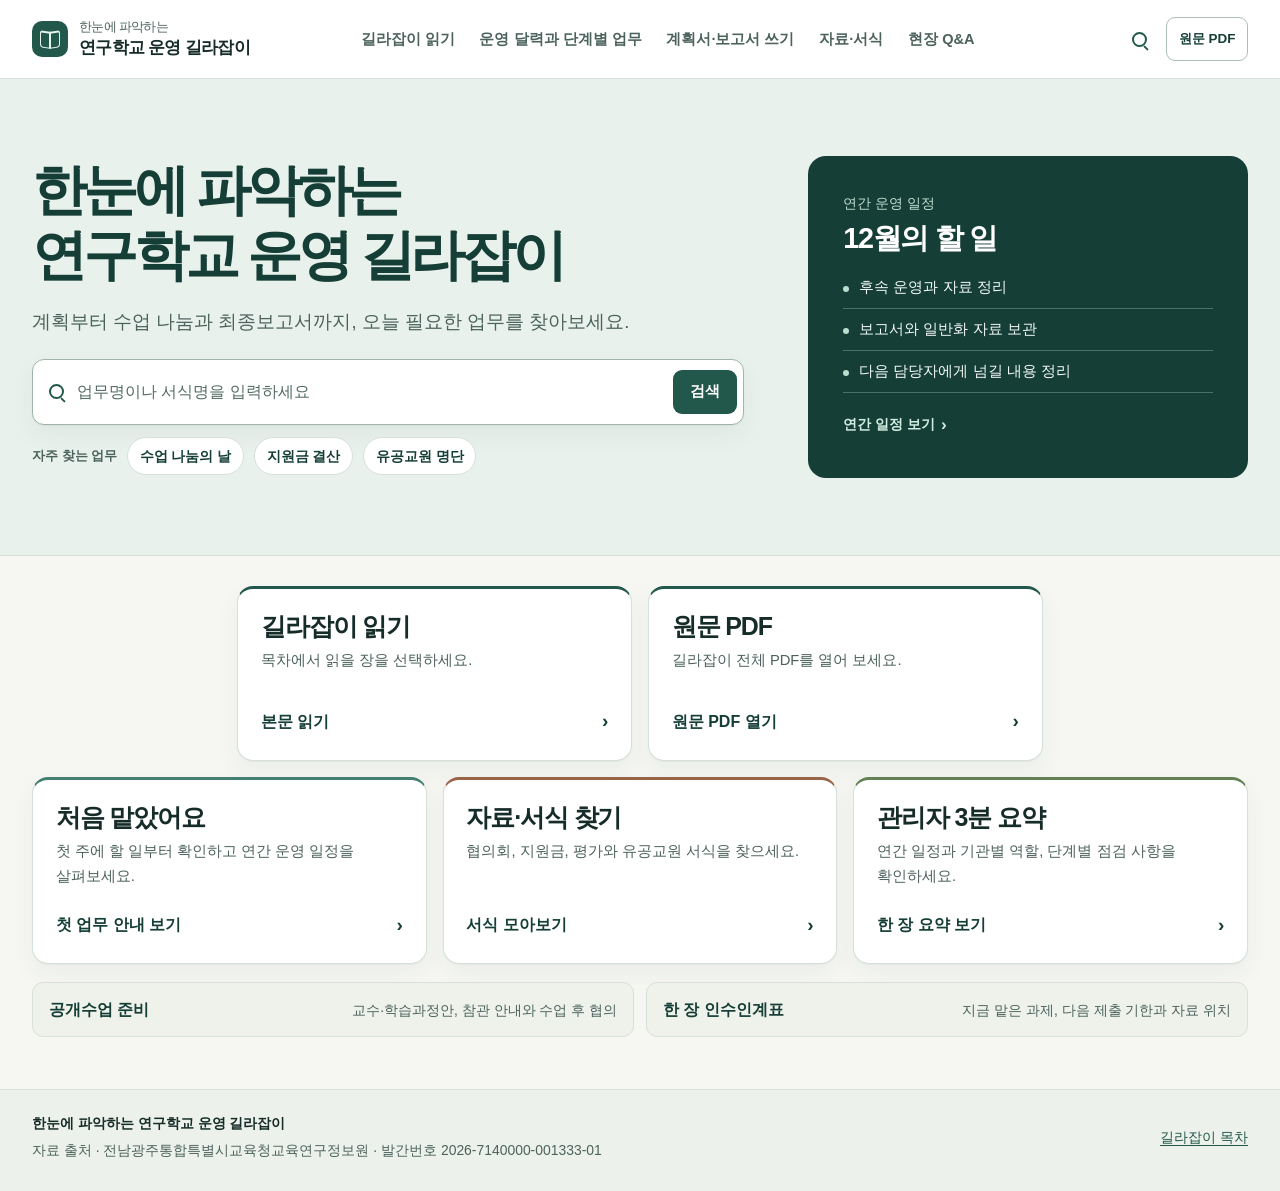
<file: index.html>
<!doctype html>
<html lang="ko">
<head>
  <meta charset="utf-8">
  <meta name="viewport" content="width=device-width, initial-scale=1">
  <meta http-equiv="refresh" content="0; url=./docs/">
  <title>한눈에 파악하는 연구학교 운영 길라잡이</title>
</head>
<body>
  <main>
    <h1>한눈에 파악하는 연구학교 운영 길라잡이</h1>
    <p><a href="./docs/">웹진 열기</a></p>
  </main>
</body>
</html>
</file>
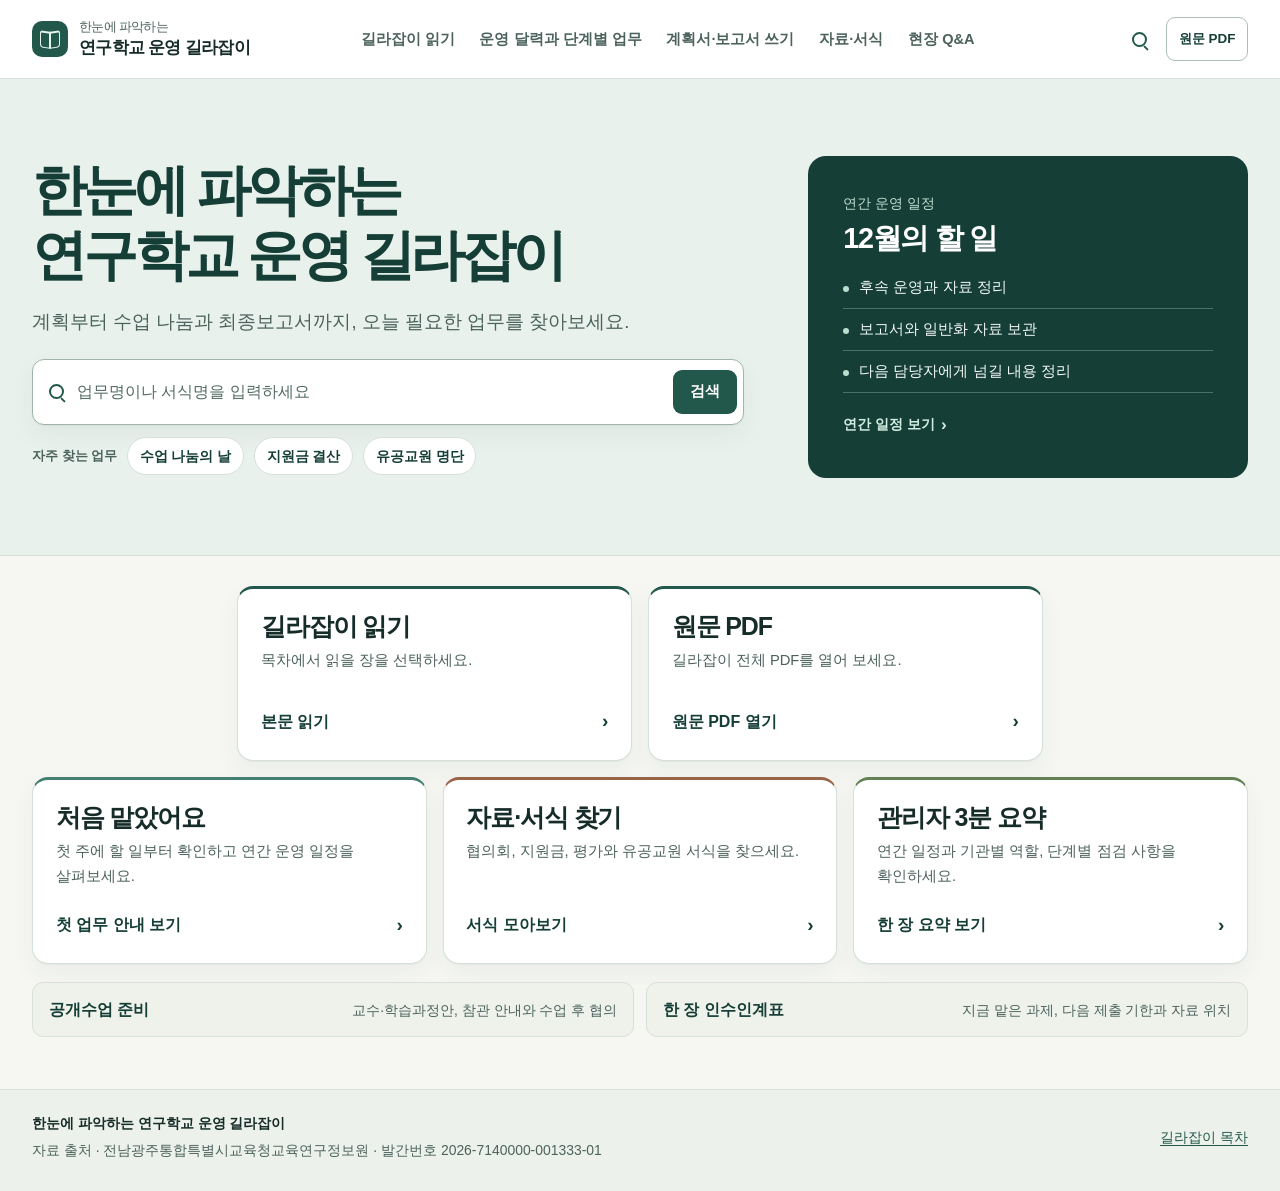
<file: docs/index.html>
<!doctype html>
<html lang="ko">
<head>
  <meta charset="utf-8">
  <meta name="viewport" content="width=device-width, initial-scale=1">
  <meta name="description" content="연구학교의 계획과 실행, 보고·평가를 위한 실무 안내">
  <title>한눈에 파악하는 연구학교 운영 길라잡이</title>
  <link rel="icon" href="assets/icon.png" type="image/png">
  <link rel="stylesheet" href="assets/site.css">
  <script src="assets/site.js" defer></script>
</head>
<body class="">
  <a class="skip-link" href="#main">본문으로 바로 가기</a>
  <header class="site-header">
    <div class="shell header-inner">
      <a class="brand" href="index.html" aria-label="연구학교 운영 길라잡이 홈">
        <span class="book-mark" aria-hidden="true"></span>
        <span class="brand-wordmark"><small>한눈에 파악하는</small><strong>연구학교 운영 길라잡이</strong></span>
      </a>
      <nav class="primary-nav" aria-label="주 메뉴">
          <a href="read.html#summary">길라잡이 읽기</a>
          <a href="operations.html">운영 달력과 단계별 업무</a>
          <a href="writing.html">계획서·보고서 쓰기</a>
          <a href="forms.html">자료·서식</a>
          <a href="faq.html">현장 Q&amp;A</a>
      </nav>
      <div class="header-actions">
        <a class="header-search" href="search.html" aria-label="웹진 검색"><span class="search-icon" aria-hidden="true"></span></a>
        <a class="button small outline" href="#pdf-info" data-guide-link>원문 PDF</a>
      </div>
    </div>
  </header>
  <main id="main" tabindex="-1">

    <section class="home-hero">
      <div class="shell hero-grid">
        <div class="hero-main">
          <h1>한눈에 파악하는 <span>연구학교 운영 길라잡이</span></h1>
          <p>계획부터 수업 나눔과 최종보고서까지, 오늘 필요한 업무를 찾아보세요.</p>
          <form class="search-form" action="search.html" method="get" role="search">
            <label class="sr-only" for="home-query">검색어</label>
            <span class="search-icon" aria-hidden="true"></span>
            <input type="search" id="home-query" name="q" value="" placeholder="업무명이나 서식명을 입력하세요" required maxlength="120">
            <button type="submit" class="button primary">검색</button>
          </form>
          <div class="quick-searches"><span>자주 찾는 업무</span><div class="inline-links"><a href="operations.html#sharing">수업 나눔의 날</a>
<a href="forms.html#form-3">지원금 결산</a>
<a href="forms.html#form-6">유공교원 명단</a></div></div>
        </div>
        <aside class="month-panel" aria-labelledby="month-title">
          <p class="month-context">연간 운영 일정</p>
          <h2 id="month-title">11월의 할 일</h2>
          <ul class="month-tasks" id="month-tasks">
            <li><a href="operations.html#sharing">수업 나눔의 날 운영과 협의 결과 정리</a></li>
            <li><a href="operations.html#report">최종보고서와 일반화 자료 점검·제출</a></li>
            <li><a href="forms.html#form-3">지원금 최종 결산 보고서 작성</a></li>
          </ul>
          <a class="month-all" href="operations.html">연간 일정 보기 <span aria-hidden="true">›</span></a>
        </aside>
      </div>
    </section>
    <section class="shell home-main" aria-label="이용 목적별 안내">
      <div class="entry-grid entry-grid--featured" role="group" aria-label="길라잡이 바로가기">
        <article class="entry-card">
          <h2>길라잡이 읽기</h2>
          <p>목차에서 읽을 장을 선택하세요.</p>
          <a class="entry-link" href="read.html#summary">본문 읽기<span aria-hidden="true">›</span></a>
        </article>
        <article class="entry-card">
          <h2>원문 PDF</h2>
          <p>길라잡이 전체 PDF를 열어 보세요.</p>
          <a class="entry-link" href="#pdf-info" data-guide-link>원문 PDF 열기<span aria-hidden="true">›</span></a>
        </article>
      </div>
      <div class="entry-grid">
          <article class="entry-card start">
            <h2>처음 맡았어요</h2><p>첫 주에 할 일부터 확인하고 연간 운영 일정을 살펴보세요.</p><a class="entry-link" href="start.html">첫 업무 안내 보기<span aria-hidden="true">›</span></a>
          </article>
          <article class="entry-card forms">
            <h2>자료·서식 찾기</h2><p>협의회, 지원금, 평가와 유공교원 서식을 찾으세요.</p><a class="entry-link" href="forms.html">서식 모아보기<span aria-hidden="true">›</span></a>
          </article>
          <article class="entry-card overview">
            <h2>관리자 3분 요약</h2><p>연간 일정과 기관별 역할, 단계별 점검 사항을 확인하세요.</p><a class="entry-link" href="overview.html">한 장 요약 보기<span aria-hidden="true">›</span></a>
          </article>
      </div>
      <div class="home-shortcuts">
        <a href="class.html"><strong>공개수업 준비</strong><span>교수·학습과정안, 참관 안내와 수업 후 협의</span></a>
        <a href="handover.html"><strong>한 장 인수인계표</strong><span>지금 맡은 과제, 다음 제출 기한과 자료 위치</span></a>
      </div>
    </section>
  </main>
  <footer class="site-footer">
    <div class="shell footer-inner">
      <div><strong>한눈에 파악하는 연구학교 운영 길라잡이</strong><p>자료 출처 · 전남광주통합특별시교육청교육연구정보원 · 발간번호 2026-7140000-001333-01</p></div>
      <a href="read.html#summary">길라잡이 목차</a>
    </div>
  </footer>
  <dialog id="pdf-info" class="link-dialog" aria-labelledby="pdf-info-title">
    <form method="dialog"><button class="close-button" aria-label="닫기">×</button></form>
    <h2 id="pdf-info-title">원문 PDF</h2>
    <p>원문 PDF의 공개 링크가 준비되면 이 버튼에서 전체 파일을 열 수 있습니다.</p>
    <a class="button primary" href="read.html#summary">길라잡이 본문 읽기</a>
  </dialog>
</body>
</html>
</file>
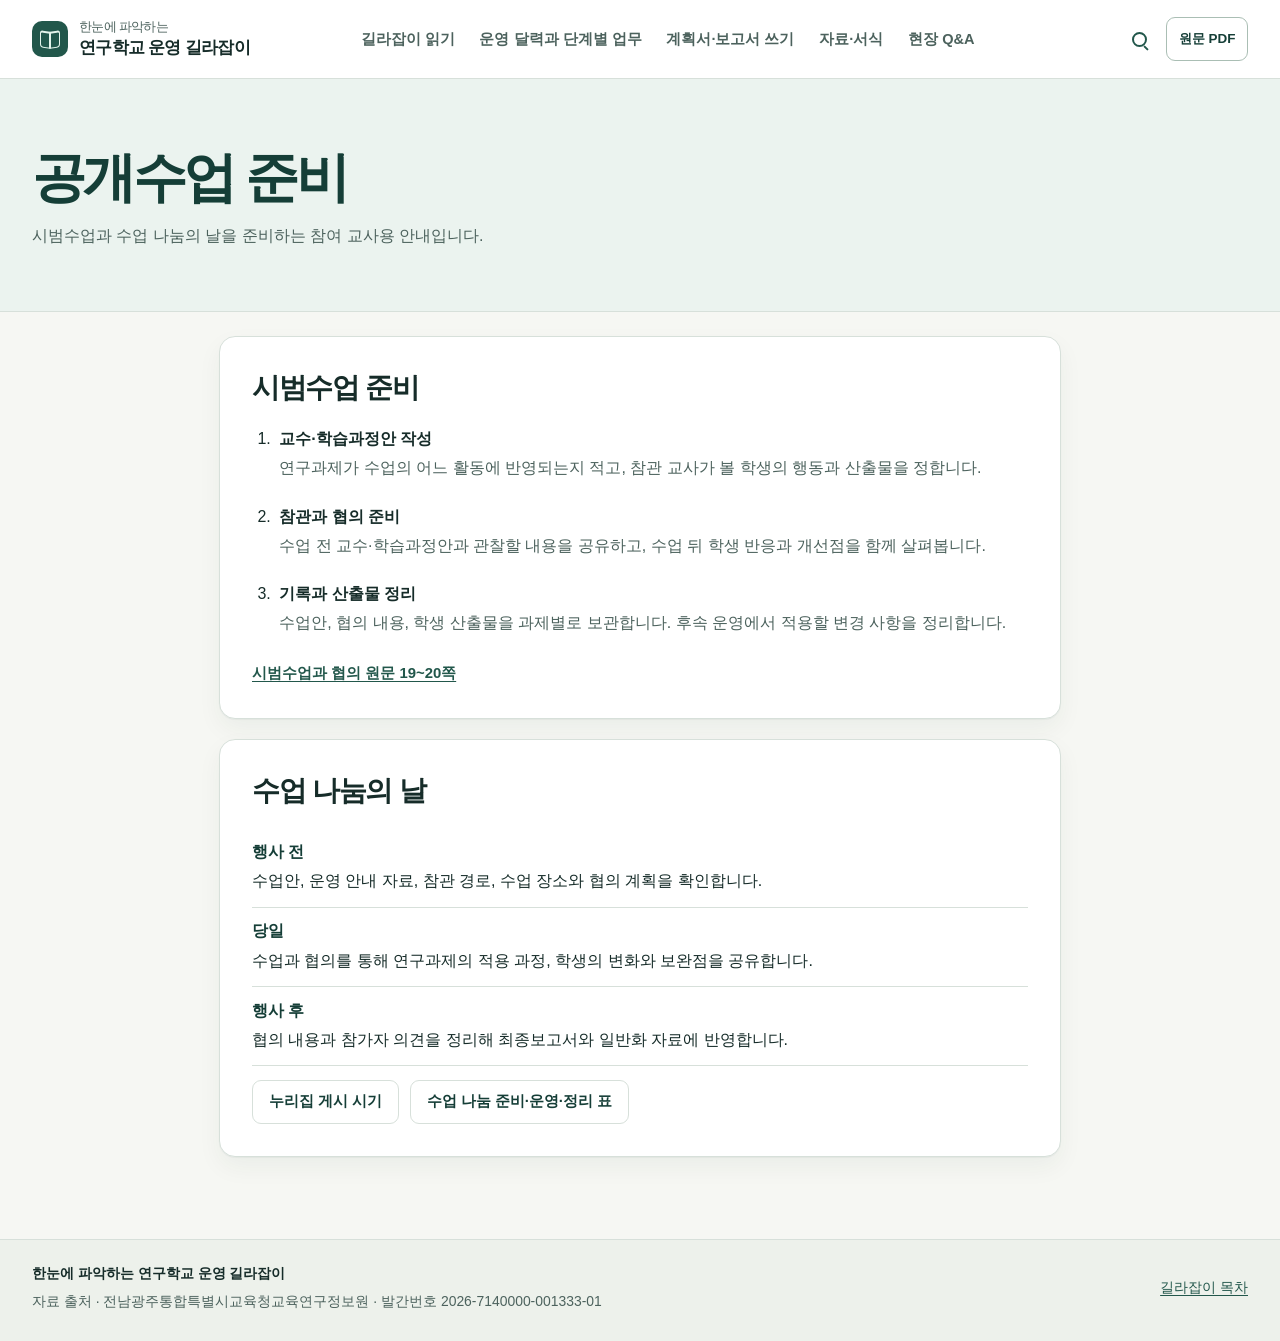
<file: docs/class.html>
<!doctype html>
<html lang="ko">
<head>
  <meta charset="utf-8">
  <meta name="viewport" content="width=device-width, initial-scale=1">
  <meta name="description" content="연구학교의 계획과 실행, 보고·평가를 위한 실무 안내">
  <title>공개수업 준비 | 연구학교 운영 길라잡이</title>
  <link rel="icon" href="assets/icon.png" type="image/png">
  <link rel="stylesheet" href="assets/site.css">
  <script src="assets/site.js" defer></script>
</head>
<body class="">
  <a class="skip-link" href="#main">본문으로 바로 가기</a>
  <header class="site-header">
    <div class="shell header-inner">
      <a class="brand" href="index.html" aria-label="연구학교 운영 길라잡이 홈">
        <span class="book-mark" aria-hidden="true"></span>
        <span class="brand-wordmark"><small>한눈에 파악하는</small><strong>연구학교 운영 길라잡이</strong></span>
      </a>
      <nav class="primary-nav" aria-label="주 메뉴">
          <a href="read.html#summary">길라잡이 읽기</a>
          <a href="operations.html">운영 달력과 단계별 업무</a>
          <a href="writing.html">계획서·보고서 쓰기</a>
          <a href="forms.html">자료·서식</a>
          <a href="faq.html">현장 Q&amp;A</a>
      </nav>
      <div class="header-actions">
        <a class="header-search" href="search.html" aria-label="웹진 검색"><span class="search-icon" aria-hidden="true"></span></a>
        <a class="button small outline" href="#pdf-info" data-guide-link>원문 PDF</a>
      </div>
    </div>
  </header>
  <main id="main" tabindex="-1">
    <header class="page-hero">
      <div class="shell page-hero-inner">
        <div><h1>공개수업 준비</h1><p>시범수업과 수업 나눔의 날을 준비하는 참여 교사용 안내입니다.</p></div>
      </div>
    </header>
    <div class="shell content-shell narrow-shell">
      <section class="content-section" id="demo-lesson" data-search-title="시범수업 준비와 수업 후 협의">
        <h2>시범수업 준비</h2>
        <ol class="action-list">
          <li><strong>교수·학습과정안 작성</strong><p>연구과제가 수업의 어느 활동에 반영되는지 적고, 참관 교사가 볼 학생의 행동과 산출물을 정합니다.</p></li>
          <li><strong>참관과 협의 준비</strong><p>수업 전 교수·학습과정안과 관찰할 내용을 공유하고, 수업 뒤 학생 반응과 개선점을 함께 살펴봅니다.</p></li>
          <li><strong>기록과 산출물 정리</strong><p>수업안, 협의 내용, 학생 산출물을 과제별로 보관합니다. 후속 운영에서 적용할 변경 사항을 정리합니다.</p></li>
        </ol>
        <p><a class="source-link" href="read.html#page-19">시범수업과 협의 원문 19~20쪽</a></p>
      </section>
      <section class="content-section" id="sharing-day" data-search-title="수업 나눔의 날 공개수업 준비">
        <h2>수업 나눔의 날</h2>
        <dl class="item-definitions">
          <div><dt>행사 전</dt><dd>수업안, 운영 안내 자료, 참관 경로, 수업 장소와 협의 계획을 확인합니다.</dd></div>
          <div><dt>당일</dt><dd>수업과 협의를 통해 연구과제의 적용 과정, 학생의 변화와 보완점을 공유합니다.</dd></div>
          <div><dt>행사 후</dt><dd>협의 내용과 참가자 의견을 정리해 최종보고서와 일반화 자료에 반영합니다.</dd></div>
        </dl>
        <div class="button-row"><a class="button secondary" href="faq.html#faq-report-1">누리집 게시 시기</a><a class="button secondary" href="read.html#page-22">수업 나눔 준비·운영·정리 표</a></div>
      </section>
    </div>

  </main>
  <footer class="site-footer">
    <div class="shell footer-inner">
      <div><strong>한눈에 파악하는 연구학교 운영 길라잡이</strong><p>자료 출처 · 전남광주통합특별시교육청교육연구정보원 · 발간번호 2026-7140000-001333-01</p></div>
      <a href="read.html#summary">길라잡이 목차</a>
    </div>
  </footer>
  <dialog id="pdf-info" class="link-dialog" aria-labelledby="pdf-info-title">
    <form method="dialog"><button class="close-button" aria-label="닫기">×</button></form>
    <h2 id="pdf-info-title">원문 PDF</h2>
    <p>원문 PDF의 공개 링크가 준비되면 이 버튼에서 전체 파일을 열 수 있습니다.</p>
    <a class="button primary" href="read.html#summary">길라잡이 본문 읽기</a>
  </dialog>
</body>
</html>
</file>
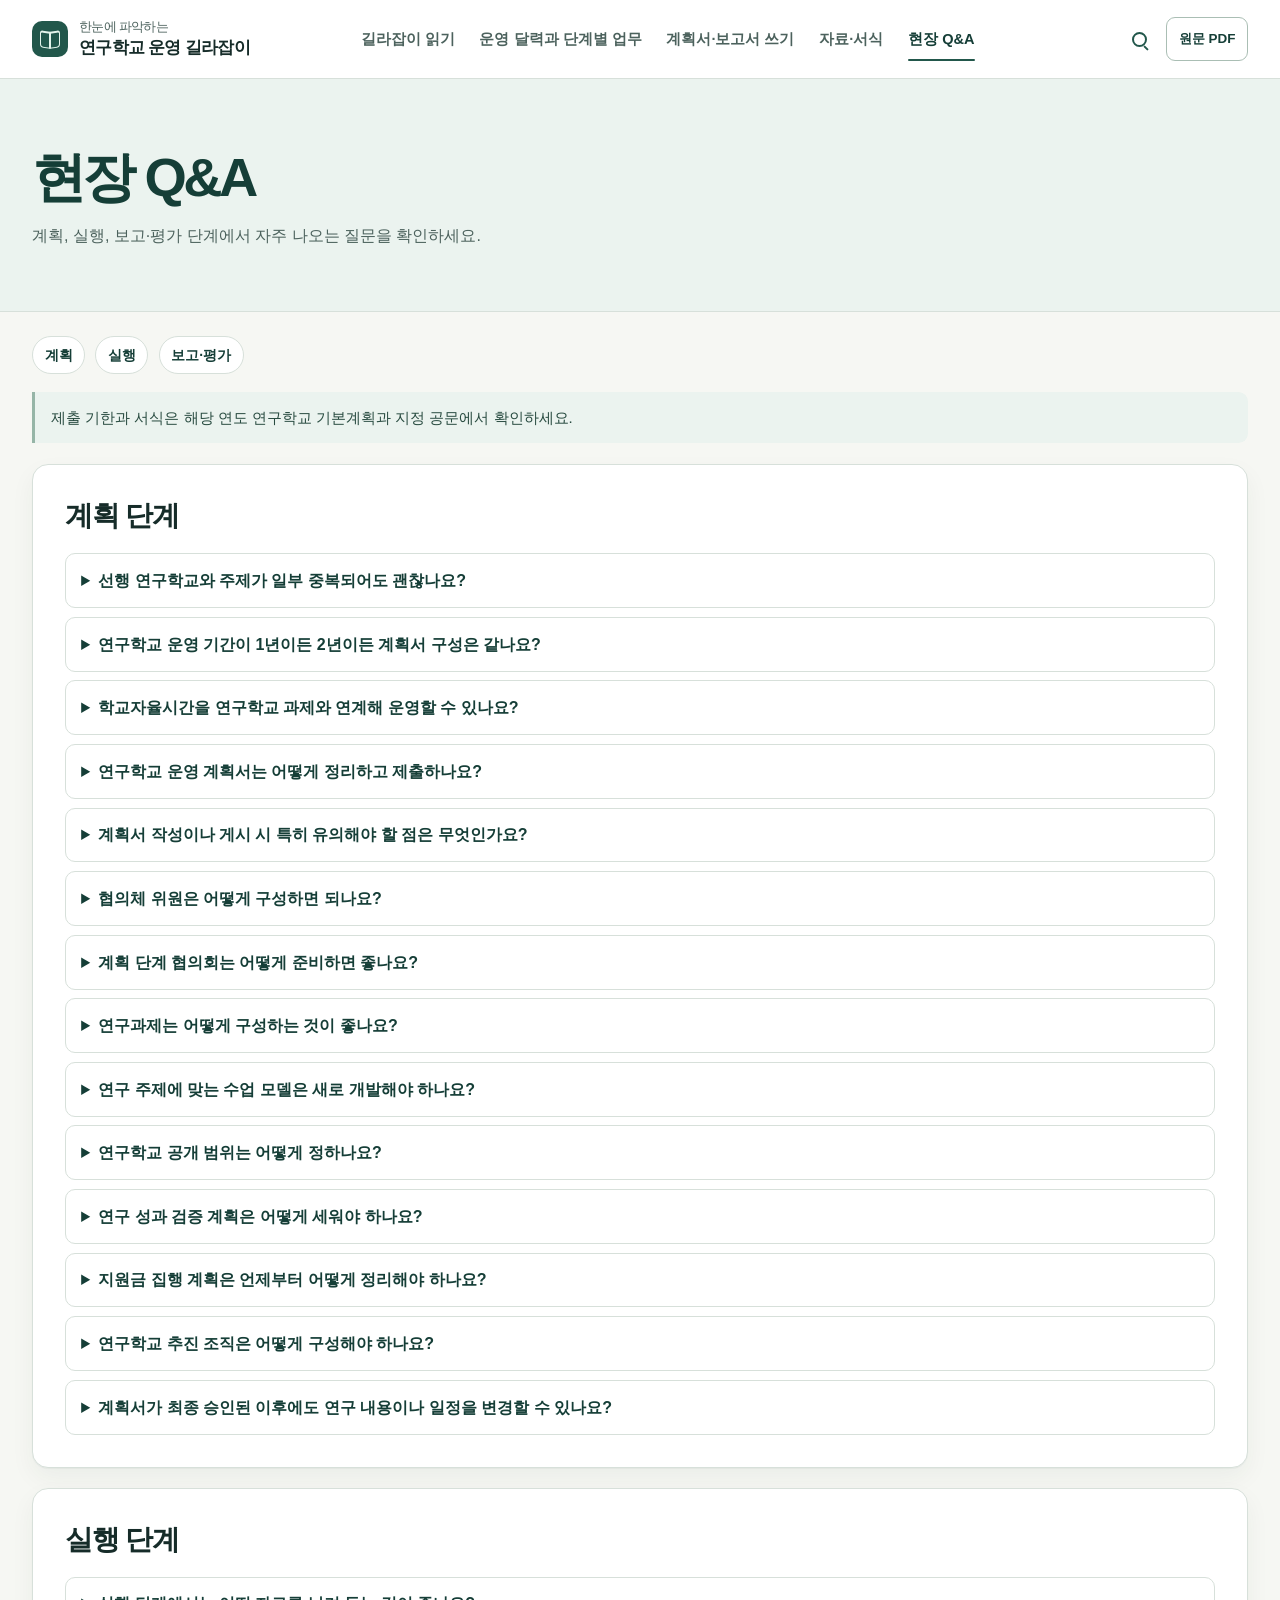
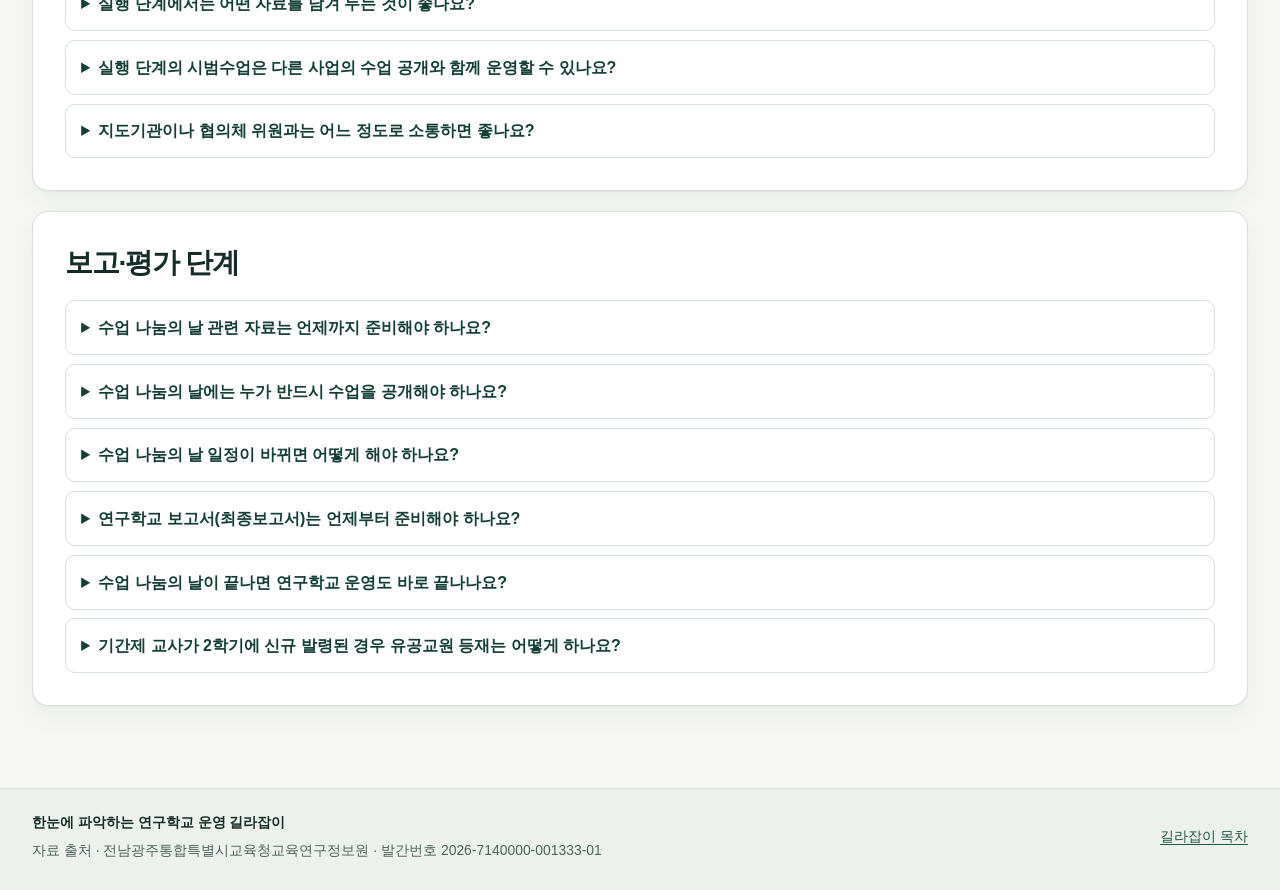
<file: docs/faq.html>
<!doctype html>
<html lang="ko">
<head>
  <meta charset="utf-8">
  <meta name="viewport" content="width=device-width, initial-scale=1">
  <meta name="description" content="연구학교의 계획과 실행, 보고·평가를 위한 실무 안내">
  <title>현장 Q&amp;A | 연구학교 운영 길라잡이</title>
  <link rel="icon" href="assets/icon.png" type="image/png">
  <link rel="stylesheet" href="assets/site.css">
  <script src="assets/site.js" defer></script>
</head>
<body class="">
  <a class="skip-link" href="#main">본문으로 바로 가기</a>
  <header class="site-header">
    <div class="shell header-inner">
      <a class="brand" href="index.html" aria-label="연구학교 운영 길라잡이 홈">
        <span class="book-mark" aria-hidden="true"></span>
        <span class="brand-wordmark"><small>한눈에 파악하는</small><strong>연구학교 운영 길라잡이</strong></span>
      </a>
      <nav class="primary-nav" aria-label="주 메뉴">
          <a href="read.html#summary">길라잡이 읽기</a>
          <a href="operations.html">운영 달력과 단계별 업무</a>
          <a href="writing.html">계획서·보고서 쓰기</a>
          <a href="forms.html">자료·서식</a>
          <a href="faq.html" aria-current="page">현장 Q&amp;A</a>
      </nav>
      <div class="header-actions">
        <a class="header-search" href="search.html" aria-label="웹진 검색"><span class="search-icon" aria-hidden="true"></span></a>
        <a class="button small outline" href="#pdf-info" data-guide-link>원문 PDF</a>
      </div>
    </div>
  </header>
  <main id="main" tabindex="-1">
    <header class="page-hero">
      <div class="shell page-hero-inner">
        <div><h1>현장 Q&amp;A</h1><p>계획, 실행, 보고·평가 단계에서 자주 나오는 질문을 확인하세요.</p></div>
      </div>
    </header>
    <div class="shell content-shell">
      <nav class="page-jumps" aria-label="Q&A 단계"><div class="inline-links"><a href="#plan">계획</a>
<a href="#run">실행</a>
<a href="#report">보고·평가</a></div></nav>
      <p class="note">제출 기한과 서식은 해당 연도 연구학교 기본계획과 지정 공문에서 확인하세요.</p>
      <section class="content-section" id="plan">
        <h2>계획 단계</h2>
        <details class="faq-item" id="faq-plan-1" data-search-title="선행 연구학교와 주제가 일부 중복되어도 괜찮나요?">
          <summary>선행 연구학교와 주제가 일부 중복되어도 괜찮나요?</summary>
          <div class="faq-answer">
          <p class="answer-lead">A. 네, 가능합니다.</p>
          <p>동일하거나 유사한 주제라고 하더라도, 우리 학교의 실태와 여건에 맞는 차별화된 적용 방식과 구체적인 실행 프로그램을 제시하면 문제가 되지 않습니다. 중요한 것은 선행 연구의 한계와 시사점을 분석한 뒤, 우리 학교만의 독창성을 계획서에 분명히 드러내는 것입니다.</p>
            <a class="source-link" href="read.html#page-47">길라잡이 원문 47쪽</a>
          </div>
        </details>
        <details class="faq-item" id="faq-plan-2" data-search-title="연구학교 운영 기간이 1년이든 2년이든 계획서 구성은 같나요?">
          <summary>연구학교 운영 기간이 1년이든 2년이든 계획서 구성은 같나요?</summary>
          <div class="faq-answer">
          <p class="answer-lead">A. 기본적인 계획서의 목차와 체제는 동일합니다.</p>
          <p>다만 2년 지정 연구학교의 경우에는 1년 차와 2년 차의 중점 추진 과제를 구분하여 제시해야 합니다. 일반적으로 1년 차에는 여건 조성 및 기틀 마련, 2년 차에는 적용·내재화, 성과 검증 및 일반화 중심으로 구성하는 것이 적절 합니다.</p>
            <a class="source-link" href="read.html#page-47">길라잡이 원문 47쪽</a>
          </div>
        </details>
        <details class="faq-item" id="faq-plan-3" data-search-title="학교자율시간을 연구학교 과제와 연계해 운영할 수 있나요?">
          <summary>학교자율시간을 연구학교 과제와 연계해 운영할 수 있나요?</summary>
          <div class="faq-answer">
          <p class="answer-lead">A. 네, 가능합니다.</p>
          <p>2022 개정 교육과정의 학교자율시간을 활용하여 연구 주제와 관련된 특색 과목이나 활동을 신설·운영하는 방안을 계획서에 반영할 수 있습니다. 이는 연구 내용이 정규 교육과정 안에 체계적으로 안착되었다는 점에서 긍정적으 로 평가될 수 있습니다.</p>
            <a class="source-link" href="read.html#page-47">길라잡이 원문 47쪽</a>
          </div>
        </details>
        <details class="faq-item" id="faq-plan-4" data-search-title="연구학교 운영 계획서는 어떻게 정리하고 제출하나요?">
          <summary>연구학교 운영 계획서는 어떻게 정리하고 제출하나요?</summary>
          <div class="faq-answer">
          <p class="answer-lead">A. 운영 계획서는 협의체 위원과 지도위원 등의 의견을 반영해 수정·보완한 뒤, 내부결재 후 학교 누리집에 게시 하면 됩니다.</p>
          <p>기본계획상 인쇄본 제출은 하지 않으므로, 문서 파일의 완성도와 학교 누리집 게시본의 정확성을 꼼꼼히 확인해야 합니다. 최종 게시 전에는 특히 표기 통일, 일정 오기, 개인정보 포함 여부를 반드시 점검하시기 바랍니다.</p>
            <a class="source-link" href="read.html#page-47">길라잡이 원문 47쪽</a>
          </div>
        </details>
        <details class="faq-item" id="faq-plan-5" data-search-title="계획서 작성이나 게시 시 특히 유의해야 할 점은 무엇인가요?">
          <summary>계획서 작성이나 게시 시 특히 유의해야 할 점은 무엇인가요?</summary>
          <div class="faq-answer">
          <p class="answer-lead">A. 가장 먼저 확인해야 할 사항은 개인정보 보호와 저작권 준수입니다.</p>
          <p>학생 이름, 연락처, 민감한 개인정보가 포함되지 않도록 해야 하며, 사용한 사진, 자료, 글꼴 역시 공개에 문제가 없는지 확인해야 합니다. 학교 누리집에 게시되는 문서는 내부 문서가 아니라 외부 공개 문서이므로, 게시용 기준에 맞게 한 번 더 정리하는 것이 안전합니다.</p>
            <a class="source-link" href="read.html#page-48">길라잡이 원문 48쪽</a>
          </div>
        </details>
        <details class="faq-item" id="faq-plan-6" data-search-title="협의체 위원은 어떻게 구성하면 되나요?">
          <summary>협의체 위원은 어떻게 구성하면 되나요?</summary>
          <div class="faq-answer">
          <p class="answer-lead">A. 협의체 위원은 관련 교원 또는 교육전문가 등으로 2~3명 이내에서 구성합니다.</p>
          <p>다만 지도위원은 협의체 위원으로 위촉할 수 없고, 협의체 위원 역시 2교 이내만 위촉 가능하므로 위촉 전에 중복 여부를 반드시 확인해야 합니다. 협의체 위원은 계획 단계와 실행 단계에서 실제 운영을 점검하고 조언하는 역할을 하므로, 주제 이해도와 실제 참여 가능성을 함께 고려하여 구성하는 것이 좋습니다.</p>
            <a class="source-link" href="read.html#page-48">길라잡이 원문 48쪽</a>
          </div>
        </details>
        <details class="faq-item" id="faq-plan-7" data-search-title="계획 단계 협의회는 어떻게 준비하면 좋나요?">
          <summary>계획 단계 협의회는 어떻게 준비하면 좋나요?</summary>
          <div class="faq-answer">
          <p class="answer-lead">A. 계획 단계 협의회는 단순 보고 자리가 아니라, 운영 계획서를 실제로 다듬는 회의가 되어야 합니다.</p>
          <p>따라서 협의회 전에 학교 실태, 연구 주제, 세부 과제, 추진 일정, 기대 효과, 예산 활용 방향이 담긴 초안을 미리 공유하는 것이 좋습니다. 협의회에서는 “잘 썼는가”보다 실행 가능한가, 학교 여건에 맞는가, 자료를 어떻게 축적 할 것인가를 중심으로 점검해야 이후 수정과 보완이 수월합니다.</p>
            <a class="source-link" href="read.html#page-48">길라잡이 원문 48쪽</a>
          </div>
        </details>
        <details class="faq-item" id="faq-plan-8" data-search-title="연구과제는 어떻게 구성하는 것이 좋나요?">
          <summary>연구과제는 어떻게 구성하는 것이 좋나요?</summary>
          <div class="faq-answer">
          <p class="answer-lead">A. 연구과제는 과제 수를 많이 두기보다, 과제 간 중복을 줄이고 각 과제의 실행 내용과 성과지표가 명확하게 연결 되도록 구성하는 것이 중요합니다.</p>
          <p>예를 들어 다음과 같이 구성할 수 있습니다.</p>
          <p>1과제: 환경 구축 및 여건 조성 2과제: 핵심 교육활동 적용 3과제: 성과 공유 및 확산 이처럼 과제별 역할이 분명하면 실행과 평가가 훨씬 수월해집니다.</p>
            <a class="source-link" href="read.html#page-48">길라잡이 원문 48쪽</a>
          </div>
        </details>
        <details class="faq-item" id="faq-plan-9" data-search-title="연구 주제에 맞는 수업 모델은 새로 개발해야 하나요?">
          <summary>연구 주제에 맞는 수업 모델은 새로 개발해야 하나요?</summary>
          <div class="faq-answer">
          <p class="answer-lead">A. 반드시 새로운 모델을 창안할 필요는 없습니다.</p>
          <p>기존의 검증된 교수·학습 모형(PBL, 개념학습, 융합수업 등)을 연구 주제의 특성에 맞게 수정·보완하여 적용해도 충분히 의미 있는 연구 수업 모델이 될 수 있습니다.</p>
            <a class="source-link" href="read.html#page-48">길라잡이 원문 48쪽</a>
          </div>
        </details>
        <details class="faq-item" id="faq-plan-10" data-search-title="연구학교 공개 범위는 어떻게 정하나요?">
          <summary>연구학교 공개 범위는 어떻게 정하나요?</summary>
          <div class="faq-answer">
          <p class="answer-lead">A. 연구학교 공개 범위는 반드시 전면 공개만을 의미하지는 않습니다.</p>
          <p>해당 부서의 요청에 따라 제한된 인원이나 특정 대상에게만 공개할 수 있으며, 필요 시 공개 범위를 조정하여 운영 할 수 있습니다.</p>
            <a class="source-link" href="read.html#page-49">길라잡이 원문 49쪽</a>
          </div>
        </details>
        <details class="faq-item" id="faq-plan-11" data-search-title="연구 성과 검증 계획은 어떻게 세워야 하나요?">
          <summary>연구 성과 검증 계획은 어떻게 세워야 하나요?</summary>
          <div class="faq-answer">
          <p class="answer-lead">A. 계획서에는 각 연구과제별로 검증 도구, 검증 대상, 검증 시기, 검증 방법을 분명하게 제시해야 합니다.</p>
          <p>교육청 서식이나 요구사항에서 정한 경우에는 실제 검사지, 설문지, 루브릭 등을 부록으로 첨부해야 합니다.</p>
          <p>또한 검증 도구는 교육청, 한국교육개발원(KEDI), 학술지 등에서 타당도와 신뢰도가 검증된 기존 도구를 활용·수정 하는 것이 가장 안전합니다. 자체 제작하는 경우에는 관련 전문가의 타당도 검토를 거쳤다는 점을 계획서에 명시 하는 것이 바람직합니다.</p>
          <p>정량 자료뿐 아니라 성찰일지, 관찰 기록, 포트폴리오, 심층 면담, 수업 동영상 분석 등 정성적 자료도 함께 포함 해야 최근 평가 흐름에 부합합니다.</p>
            <a class="source-link" href="read.html#page-49">길라잡이 원문 49쪽</a>
          </div>
        </details>
        <details class="faq-item" id="faq-plan-12" data-search-title="지원금 집행 계획은 언제부터 어떻게 정리해야 하나요?">
          <summary>지원금 집행 계획은 언제부터 어떻게 정리해야 하나요?</summary>
          <div class="faq-answer">
          <p class="answer-lead">A. 지원금은 집행 시점보다 계획 단계에서부터 방향을 분명히 잡아 두는 것이 중요합니다.</p>
          <p>기본계획에 따르면 지원금은 교재·교구·도서 구입, 전문가 자문, 협의, 교육자료 개발·제작, 인쇄 등 연구 수행에 필요한 운영비로 편성·집행할 수 있습니다. 따라서 각 항목이 연구과제와 직접 연결되는지, 그리고 나중에 결과물과 집행 근거를 설명할 수 있는지를 고려하여 세우는 것이 좋습니다.</p>
            <a class="source-link" href="read.html#page-49">길라잡이 원문 49쪽</a>
          </div>
        </details>
        <details class="faq-item" id="faq-plan-13" data-search-title="연구학교 추진 조직은 어떻게 구성해야 하나요?">
          <summary>연구학교 추진 조직은 어떻게 구성해야 하나요?</summary>
          <div class="faq-answer">
          <p class="answer-lead">A. 연구학교는 특정 부서만의 업무가 아니라 전 교직원이 함께 참여하는 학교 전체 과제입니다.</p>
          <p>따라서 추진 조직은 연구부 중심으로만 운영하기보다, 교무·학생·학년·행정 등 학교의 여러 부서와 교직원이 각자의 역할로 참여할 수 있도록 구성하는 것이 바람직합니다.</p>
          <p>또한 연말 승진 가산점은 계획서의 역할 분담표에 이름이 들어갔는지만으로 결정되지 않고, 연말에 제출하는 유공교원 명부와 실제 근무 실적을 기준으로 판단됩니다.</p>
            <a class="source-link" href="read.html#page-49">길라잡이 원문 49쪽</a>
          </div>
        </details>
        <details class="faq-item" id="faq-plan-14" data-search-title="계획서가 최종 승인된 이후에도 연구 내용이나 일정을 변경할 수 있나요?">
          <summary>계획서가 최종 승인된 이후에도 연구 내용이나 일정을 변경할 수 있나요?</summary>
          <div class="faq-answer">
          <p class="answer-lead">A. 네, 변경 가능합니다. 다만 변경의 성격에 따라 처리 방식이 다릅니다.</p>
          <p>단순한 일정 연기나 세부 프로그램 변경은 교내 결재 후 반영할 수 있습니다. 그러나 연구 주제 변경이나 핵심 실행 과제 수정과 같은 중대한 변경은 관할 교육청에 연구학교 운영 계획 변경 신청서를 제출하여 승인을 받아야 합니다.</p>
            <a class="source-link" href="read.html#page-50">길라잡이 원문 50쪽</a>
          </div>
        </details>
      </section>
      <section class="content-section" id="run">
        <h2>실행 단계</h2>
        <details class="faq-item" id="faq-run-1" data-search-title="실행 단계에서는 어떤 자료를 남겨 두는 것이 좋나요?">
          <summary>실행 단계에서는 어떤 자료를 남겨 두는 것이 좋나요?</summary>
          <div class="faq-answer">
          <p class="answer-lead">A. 연구학교 보고서(최종보고서)를 수월하게 작성하려면 실행 단계에서부터 자료를 체계적으로 축적해 두어야 합니다.</p>
          <p>예를 들면 수업안, 학생 활동 결과물, 사진 자료, 협의회 기록, 설문 결과, 관찰 기록, 과제별 운영 메모 등을 꾸준히 모아 두는 것이 좋습니다. 자료는 양보다 과제별로 정리되어 있는가가 더 중요합니다.</p>
            <a class="source-link" href="read.html#page-51">길라잡이 원문 51쪽</a>
          </div>
        </details>
        <details class="faq-item" id="faq-run-2" data-search-title="실행 단계의 시범수업은 다른 사업의 수업 공개와 함께 운영할 수 있나요?">
          <summary>실행 단계의 시범수업은 다른 사업의 수업 공개와 함께 운영할 수 있나요?</summary>
          <div class="faq-answer">
          <p class="answer-lead">A. 아니요.</p>
          <p>연구학교 기본계획에 따르면, 실행 단계의 시범수업은 타 사업의 가산점이 있는 수업 공개와 중복하여 운영할 수 없습니다. 이는 연구학교 시범수업이 지도기관과 협의체 위원을 대상으로 하는 운영 점검 성격의 수업이기 때문 입니다.</p>
            <a class="source-link" href="read.html#page-51">길라잡이 원문 51쪽</a>
          </div>
        </details>
        <details class="faq-item" id="faq-run-3" data-search-title="지도기관이나 협의체 위원과는 어느 정도로 소통하면 좋나요?">
          <summary>지도기관이나 협의체 위원과는 어느 정도로 소통하면 좋나요?</summary>
          <div class="faq-answer">
          <p class="answer-lead">A. 형식적으로 한두 번 연락하는 수준에 그치지 말고, 운영 중간중간 지속적으로 소통하는 것이 좋습니다.</p>
          <p>특히 수업 운영 전, 중간 점검 시점, 보고 단계 준비 전은 반드시 점검과 조언을 받아야 할 중요한 시기입니다. 꾸준한 소통은 연구과제 실행의 방향을 바로잡고, 후속 보고와 평가의 질을 높이는 데 큰 도움이 됩니다.</p>
            <a class="source-link" href="read.html#page-51">길라잡이 원문 51쪽</a>
          </div>
        </details>
      </section>
      <section class="content-section" id="report">
        <h2>보고·평가 단계</h2>
        <details class="faq-item" id="faq-report-1" data-search-title="수업 나눔의 날 관련 자료는 언제까지 준비해야 하나요?">
          <summary>수업 나눔의 날 관련 자료는 언제까지 준비해야 하나요?</summary>
          <div class="faq-answer">
          <p class="answer-lead">A. 기본계획상 수업 나눔의 날 7일 전까지 학교 누리집에 연구학교 관련 자료를 게시해야 합니다.</p>
          <p>따라서 행사 직전에 급하게 준비하기보다, 최소 1~2주 전에는 수업안, 운영 안내 자료, 보고 자료, 공개 자료를 거의 마무리해 두는 것이 바람직합니다. 그래야 수정할 시간도 확보되고, 공개 전 최종 점검도 가능합니다.</p>
            <a class="source-link" href="read.html#page-52">길라잡이 원문 52쪽</a>
          </div>
        </details>
        <details class="faq-item" id="faq-report-2" data-search-title="수업 나눔의 날에는 누가 반드시 수업을 공개해야 하나요?">
          <summary>수업 나눔의 날에는 누가 반드시 수업을 공개해야 하나요?</summary>
          <div class="faq-answer">
          <p class="answer-lead">A. 지정 수업 교사는 수업 나눔의 날 당일 반드시 수업을 공개해야 합니다.</p>
          <p>기본계획에서는 이를 이행하지 않을 경우 유공교원 대상에서 제외될 수 있음을 분명히 하고 있습니다. 따라서 지정 교사 선정 단계부터 당일 참여 가능 여부를 확인하고, 일정 조정이 필요하다면 가능한 한 조기에 협의해야 합니다.</p>
            <a class="source-link" href="read.html#page-52">길라잡이 원문 52쪽</a>
          </div>
        </details>
        <details class="faq-item" id="faq-report-3" data-search-title="수업 나눔의 날 일정이 바뀌면 어떻게 해야 하나요?">
          <summary>수업 나눔의 날 일정이 바뀌면 어떻게 해야 하나요?</summary>
          <div class="faq-answer">
          <p class="answer-lead">A. 재난이나 학교의 특별한 사정 등으로 일정 변경이 필요한 경우에는 지도기관과 사전 협의하여 변경할 수 있습니다.</p>
          <p>다만 임의로 변경하거나 뒤늦게 통보하는 방식은 바람직하지 않으며, 변경 사유를 분명히 하고 미리 협의하는 것이 중요합니다.</p>
            <a class="source-link" href="read.html#page-52">길라잡이 원문 52쪽</a>
          </div>
        </details>
        <details class="faq-item" id="faq-report-4" data-search-title="연구학교 보고서(최종보고서)는 언제부터 준비해야 하나요?">
          <summary>연구학교 보고서(최종보고서)는 언제부터 준비해야 하나요?</summary>
          <div class="faq-answer">
          <p class="answer-lead">A. 연구학교 보고서(최종보고서)는 보고·평가 단계에 가서 새로 작성하는 문서가 아니라, 계획 단계와 실행 단계 에서 축적한 내용을 정리하여 완성하는 문서로 이해하는 것이 맞습니다.</p>
          <p>따라서 실행 단계부터 과제별 실행 내용, 변화 사례, 협의 결과, 자료 분석 결과를 수시로 정리해 두어야 합니다. 그래야 보고 단계에서 자료를 다시 찾느라 시간을 쓰지 않고, 실제 성과와 의미를 중심으로 보고서를 작성할 수 있습니다.</p>
            <a class="source-link" href="read.html#page-52">길라잡이 원문 52쪽</a>
          </div>
        </details>
        <details class="faq-item" id="faq-report-5" data-search-title="수업 나눔의 날이 끝나면 연구학교 운영도 바로 끝나나요?">
          <summary>수업 나눔의 날이 끝나면 연구학교 운영도 바로 끝나나요?</summary>
          <div class="faq-answer">
          <p class="answer-lead">A. 아니요.</p>
          <p>기본계획에는 수업 나눔의 날 이후에도 2월까지 연구학교를 지속 추진하도록 안내하고 있습니다. 따라서 이 시기 에는 단순 마무리에 그치지 않고, 결과 정리, 일반화 가능성 점검, 후속 실천 정리까지 이어 가야 합니다. 이 과정을 충실히 진행하면 연구학교 보고서(최종보고서)의 완성도도 높아집니다.</p>
            <a class="source-link" href="read.html#page-52">길라잡이 원문 52쪽</a>
          </div>
        </details>
        <details class="faq-item" id="faq-report-6" data-search-title="기간제 교사가 2학기에 신규 발령된 경우 유공교원 등재는 어떻게 하나요?">
          <summary>기간제 교사가 2학기에 신규 발령된 경우 유공교원 등재는 어떻게 하나요?</summary>
          <div class="faq-answer">
          <p class="answer-lead">A. 이 경우에는 신규 발령된 교육지원청에서 연구학교 소속 교육지원청으로 공문을 요청하여, 1학기 나이스 번호 와 유공 기간 등의 정보를 반영해 등재할 수 있습니다.</p>
          <p>유공교원 관련 업무는 누락이 생기기 쉬우므로, 관련 교사 현황과 근무 기간을 미리 확인해 두는 것이 좋습니다.</p>
            <a class="source-link" href="read.html#page-53">길라잡이 원문 53쪽</a>
          </div>
        </details>
      </section>
    </div>
  </main>
  <footer class="site-footer">
    <div class="shell footer-inner">
      <div><strong>한눈에 파악하는 연구학교 운영 길라잡이</strong><p>자료 출처 · 전남광주통합특별시교육청교육연구정보원 · 발간번호 2026-7140000-001333-01</p></div>
      <a href="read.html#summary">길라잡이 목차</a>
    </div>
  </footer>
  <dialog id="pdf-info" class="link-dialog" aria-labelledby="pdf-info-title">
    <form method="dialog"><button class="close-button" aria-label="닫기">×</button></form>
    <h2 id="pdf-info-title">원문 PDF</h2>
    <p>원문 PDF의 공개 링크가 준비되면 이 버튼에서 전체 파일을 열 수 있습니다.</p>
    <a class="button primary" href="read.html#summary">길라잡이 본문 읽기</a>
  </dialog>
</body>
</html>
</file>
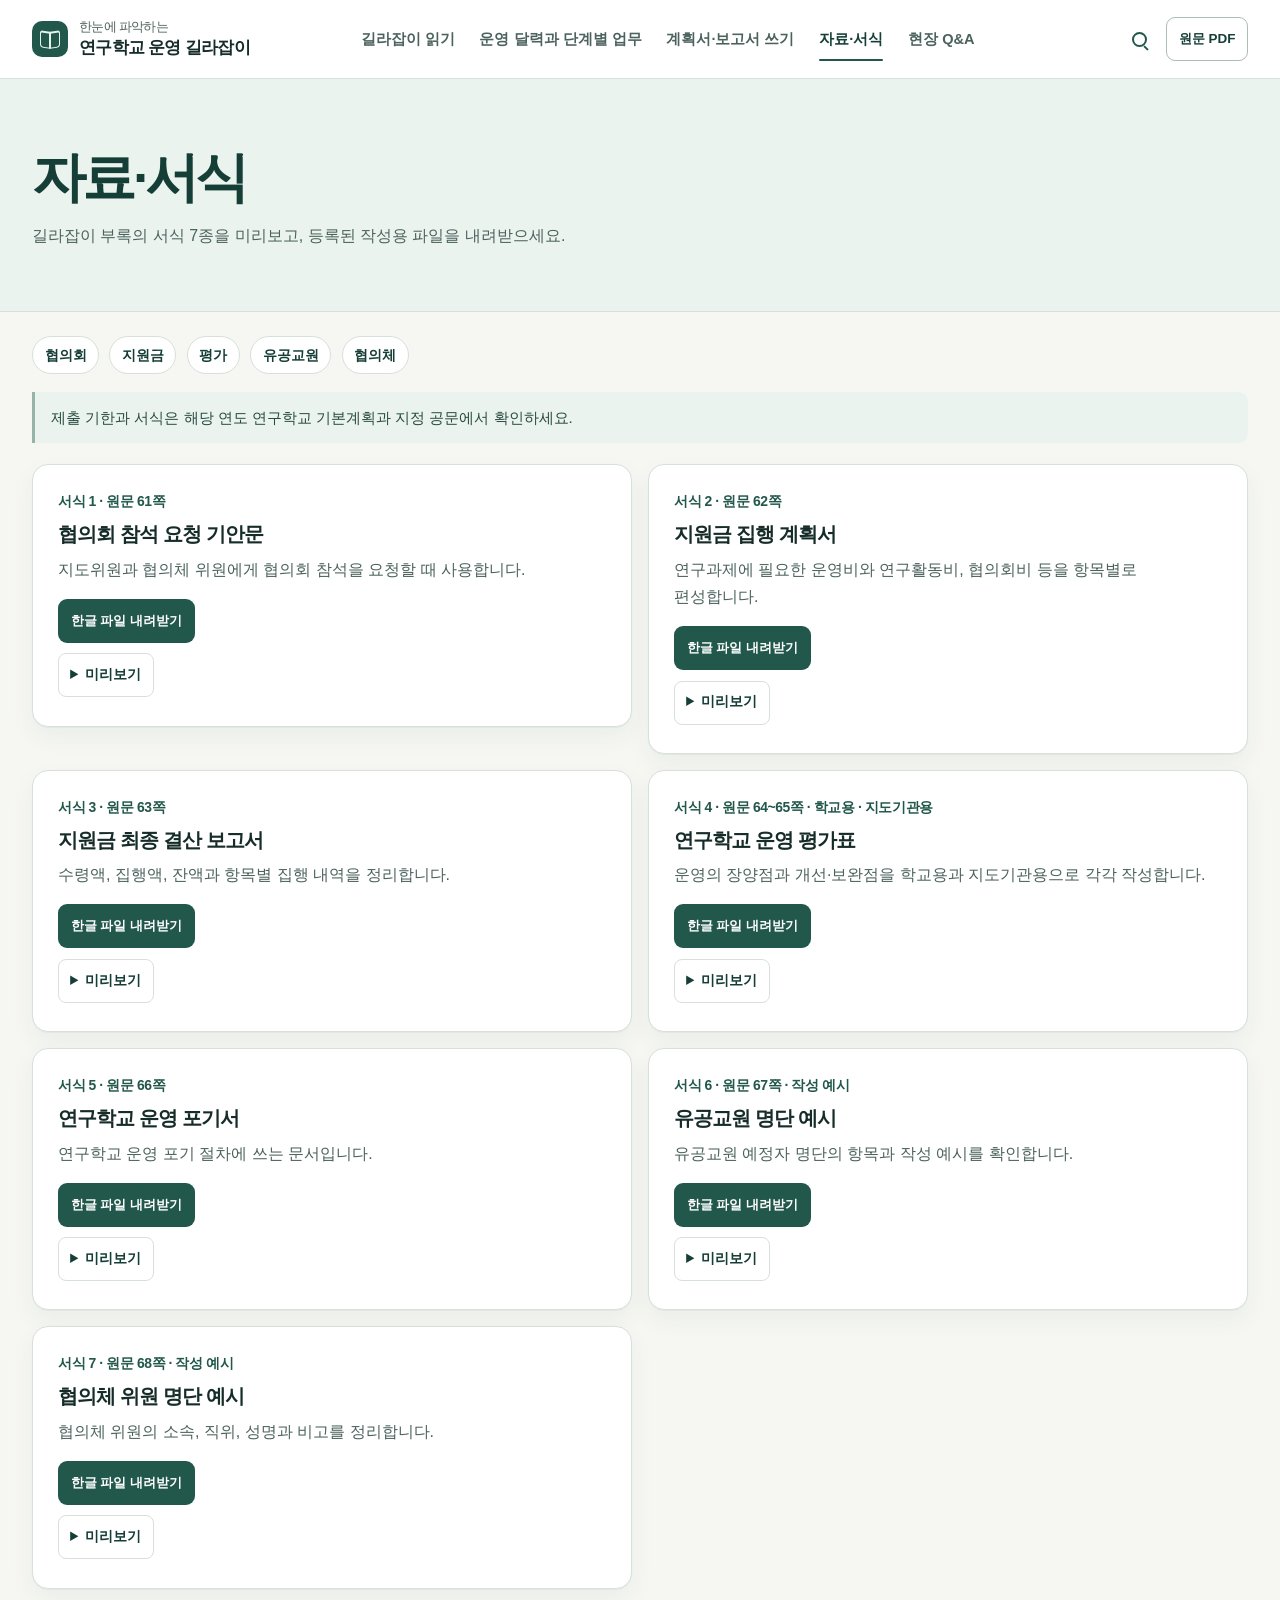
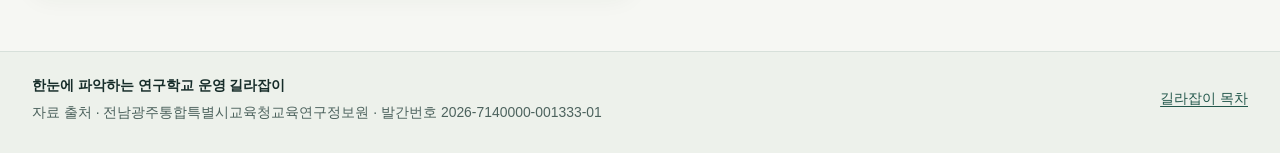
<file: docs/forms.html>
<!doctype html>
<html lang="ko">
<head>
  <meta charset="utf-8">
  <meta name="viewport" content="width=device-width, initial-scale=1">
  <meta name="description" content="연구학교의 계획과 실행, 보고·평가를 위한 실무 안내">
  <title>자료·서식 | 연구학교 운영 길라잡이</title>
  <link rel="icon" href="assets/icon.png" type="image/png">
  <link rel="stylesheet" href="assets/site.css">
  <script src="assets/site.js" defer></script>
</head>
<body class="">
  <a class="skip-link" href="#main">본문으로 바로 가기</a>
  <header class="site-header">
    <div class="shell header-inner">
      <a class="brand" href="index.html" aria-label="연구학교 운영 길라잡이 홈">
        <span class="book-mark" aria-hidden="true"></span>
        <span class="brand-wordmark"><small>한눈에 파악하는</small><strong>연구학교 운영 길라잡이</strong></span>
      </a>
      <nav class="primary-nav" aria-label="주 메뉴">
          <a href="read.html#summary">길라잡이 읽기</a>
          <a href="operations.html">운영 달력과 단계별 업무</a>
          <a href="writing.html">계획서·보고서 쓰기</a>
          <a href="forms.html" aria-current="page">자료·서식</a>
          <a href="faq.html">현장 Q&amp;A</a>
      </nav>
      <div class="header-actions">
        <a class="header-search" href="search.html" aria-label="웹진 검색"><span class="search-icon" aria-hidden="true"></span></a>
        <a class="button small outline" href="#pdf-info" data-guide-link>원문 PDF</a>
      </div>
    </div>
  </header>
  <main id="main" tabindex="-1">
    <header class="page-hero">
      <div class="shell page-hero-inner">
        <div><h1>자료·서식</h1><p>길라잡이 부록의 서식 7종을 미리보고, 등록된 작성용 파일을 내려받으세요.</p></div>
      </div>
    </header>
    <div class="shell content-shell">
      <nav class="page-jumps" aria-label="서식 바로가기"><div class="inline-links"><a href="#form-1">협의회</a>
<a href="#form-2">지원금</a>
<a href="#form-4">평가</a>
<a href="#form-6">유공교원</a>
<a href="#form-7">협의체</a></div></nav>
      <p class="note">제출 기한과 서식은 해당 연도 연구학교 기본계획과 지정 공문에서 확인하세요.</p>
      <div class="forms-grid">
        <article class="form-card" id="form-1" data-form-number="1" data-search-title="협의회 참석 요청 기안문">
          <p class="meta">서식 1 · 원문 61쪽</p>
          <h2>협의회 참석 요청 기안문</h2>
          <p>지도위원과 협의체 위원에게 협의회 참석을 요청할 때 사용합니다.</p>
          <div class="form-downloads" data-form-downloads hidden></div>
          <details class="form-preview">
            <summary>미리보기</summary>
            <div class="preview-pages">
              <figure>
                <a href="assets/forms/page-61.webp" target="_blank" rel="noopener" aria-label="협의회 참석 요청 기안문 원문 61쪽 새 탭에서 크게 보기">
                  <img src="assets/forms/page-61.webp" alt="협의회 참석 요청 기안문 양식" width="858" height="1213" loading="lazy">
                </a>
                <figcaption>원문 61쪽 · 이미지를 누르면 크게 열립니다.</figcaption>
              </figure>
            </div>
          </details>
        </article>
        <article class="form-card" id="form-2" data-form-number="2" data-search-title="지원금 집행 계획서">
          <p class="meta">서식 2 · 원문 62쪽</p>
          <h2>지원금 집행 계획서</h2>
          <p>연구과제에 필요한 운영비와 연구활동비, 협의회비 등을 항목별로 편성합니다.</p>
          <div class="form-downloads" data-form-downloads hidden></div>
          <details class="form-preview">
            <summary>미리보기</summary>
            <div class="preview-pages">
              <figure>
                <a href="assets/forms/page-62.webp" target="_blank" rel="noopener" aria-label="지원금 집행 계획서 원문 62쪽 새 탭에서 크게 보기">
                  <img src="assets/forms/page-62.webp" alt="지원금 집행 계획서 양식" width="858" height="1213" loading="lazy">
                </a>
                <figcaption>원문 62쪽 · 이미지를 누르면 크게 열립니다.</figcaption>
              </figure>
            </div>
          </details>
        </article>
        <article class="form-card" id="form-3" data-form-number="3" data-search-title="지원금 최종 결산 보고서">
          <p class="meta">서식 3 · 원문 63쪽</p>
          <h2>지원금 최종 결산 보고서</h2>
          <p>수령액, 집행액, 잔액과 항목별 집행 내역을 정리합니다.</p>
          <div class="form-downloads" data-form-downloads hidden></div>
          <details class="form-preview">
            <summary>미리보기</summary>
            <div class="preview-pages">
              <figure>
                <a href="assets/forms/page-63.webp" target="_blank" rel="noopener" aria-label="지원금 최종 결산 보고서 원문 63쪽 새 탭에서 크게 보기">
                  <img src="assets/forms/page-63.webp" alt="지원금 최종 결산 보고서 양식" width="858" height="1213" loading="lazy">
                </a>
                <figcaption>원문 63쪽 · 이미지를 누르면 크게 열립니다.</figcaption>
              </figure>
            </div>
          </details>
        </article>
        <article class="form-card" id="form-4" data-form-number="4" data-search-title="연구학교 운영 평가표">
          <p class="meta">서식 4 · 원문 64~65쪽 · 학교용 · 지도기관용</p>
          <h2>연구학교 운영 평가표</h2>
          <p>운영의 장양점과 개선·보완점을 학교용과 지도기관용으로 각각 작성합니다.</p>
          <div class="form-downloads" data-form-downloads hidden></div>
          <details class="form-preview">
            <summary>미리보기</summary>
            <div class="preview-pages">
              <figure>
                <a href="assets/forms/page-64.webp" target="_blank" rel="noopener" aria-label="연구학교 운영 평가표 원문 64쪽 새 탭에서 크게 보기">
                  <img src="assets/forms/page-64.webp" alt="연구학교 운영 평가표 양식 · 학교용" width="858" height="1213" loading="lazy">
                </a>
                <figcaption>원문 64쪽 · 학교용 · 이미지를 누르면 크게 열립니다.</figcaption>
              </figure>
              <figure>
                <a href="assets/forms/page-65.webp" target="_blank" rel="noopener" aria-label="연구학교 운영 평가표 원문 65쪽 새 탭에서 크게 보기">
                  <img src="assets/forms/page-65.webp" alt="연구학교 운영 평가표 양식 · 지도기관용" width="858" height="1213" loading="lazy">
                </a>
                <figcaption>원문 65쪽 · 지도기관용 · 이미지를 누르면 크게 열립니다.</figcaption>
              </figure>
            </div>
          </details>
        </article>
        <article class="form-card" id="form-5" data-form-number="5" data-search-title="연구학교 운영 포기서">
          <p class="meta">서식 5 · 원문 66쪽</p>
          <h2>연구학교 운영 포기서</h2>
          <p>연구학교 운영 포기 절차에 쓰는 문서입니다.</p>
          <div class="form-downloads" data-form-downloads hidden></div>
          <details class="form-preview">
            <summary>미리보기</summary>
            <div class="preview-pages">
              <figure>
                <a href="assets/forms/page-66.webp" target="_blank" rel="noopener" aria-label="연구학교 운영 포기서 원문 66쪽 새 탭에서 크게 보기">
                  <img src="assets/forms/page-66.webp" alt="연구학교 운영 포기서 양식" width="858" height="1213" loading="lazy">
                </a>
                <figcaption>원문 66쪽 · 이미지를 누르면 크게 열립니다.</figcaption>
              </figure>
            </div>
          </details>
        </article>
        <article class="form-card" id="form-6" data-form-number="6" data-search-title="유공교원 명단 예시">
          <p class="meta">서식 6 · 원문 67쪽 · 작성 예시</p>
          <h2>유공교원 명단 예시</h2>
          <p>유공교원 예정자 명단의 항목과 작성 예시를 확인합니다.</p>
          <div class="form-downloads" data-form-downloads hidden></div>
          <details class="form-preview">
            <summary>미리보기</summary>
            <div class="preview-pages">
              <figure>
                <a href="assets/forms/page-67.webp" target="_blank" rel="noopener" aria-label="유공교원 명단 예시 원문 67쪽 새 탭에서 크게 보기">
                  <img src="assets/forms/page-67.webp" alt="유공교원 명단 예시 양식 · 예시 입력값 가림" width="858" height="1213" loading="lazy">
                </a>
                <figcaption>원문 67쪽 · 예시 입력값 가림 · 이미지를 누르면 크게 열립니다.</figcaption>
              </figure>
            </div>
          </details>
        </article>
        <article class="form-card" id="form-7" data-form-number="7" data-search-title="협의체 위원 명단 예시">
          <p class="meta">서식 7 · 원문 68쪽 · 작성 예시</p>
          <h2>협의체 위원 명단 예시</h2>
          <p>협의체 위원의 소속, 직위, 성명과 비고를 정리합니다.</p>
          <div class="form-downloads" data-form-downloads hidden></div>
          <details class="form-preview">
            <summary>미리보기</summary>
            <div class="preview-pages">
              <figure>
                <a href="assets/forms/page-68.webp" target="_blank" rel="noopener" aria-label="협의체 위원 명단 예시 원문 68쪽 새 탭에서 크게 보기">
                  <img src="assets/forms/page-68.webp" alt="협의체 위원 명단 예시 양식 · 예시 입력값 가림" width="858" height="1213" loading="lazy">
                </a>
                <figcaption>원문 68쪽 · 예시 입력값 가림 · 이미지를 누르면 크게 열립니다.</figcaption>
              </figure>
            </div>
          </details>
        </article>
      </div>
    </div>
  </main>
  <footer class="site-footer">
    <div class="shell footer-inner">
      <div><strong>한눈에 파악하는 연구학교 운영 길라잡이</strong><p>자료 출처 · 전남광주통합특별시교육청교육연구정보원 · 발간번호 2026-7140000-001333-01</p></div>
      <a href="read.html#summary">길라잡이 목차</a>
    </div>
  </footer>
  <dialog id="pdf-info" class="link-dialog" aria-labelledby="pdf-info-title">
    <form method="dialog"><button class="close-button" aria-label="닫기">×</button></form>
    <h2 id="pdf-info-title">원문 PDF</h2>
    <p>원문 PDF의 공개 링크가 준비되면 이 버튼에서 전체 파일을 열 수 있습니다.</p>
    <a class="button primary" href="read.html#summary">길라잡이 본문 읽기</a>
  </dialog>
</body>
</html>
</file>
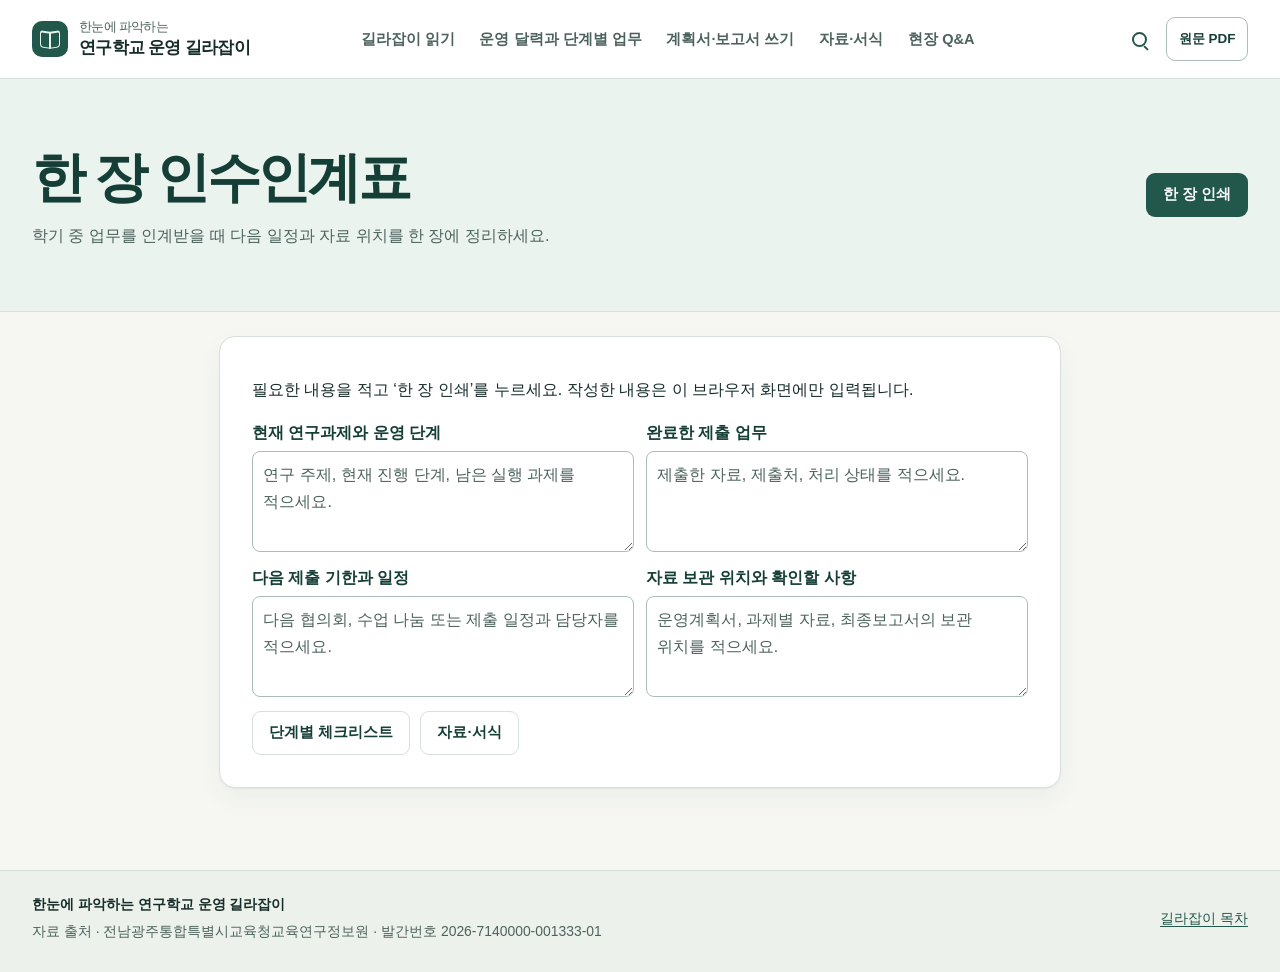
<file: docs/handover.html>
<!doctype html>
<html lang="ko">
<head>
  <meta charset="utf-8">
  <meta name="viewport" content="width=device-width, initial-scale=1">
  <meta name="description" content="연구학교의 계획과 실행, 보고·평가를 위한 실무 안내">
  <title>한 장 인수인계표 | 연구학교 운영 길라잡이</title>
  <link rel="icon" href="assets/icon.png" type="image/png">
  <link rel="stylesheet" href="assets/site.css">
  <script src="assets/site.js" defer></script>
</head>
<body class="print-ready">
  <a class="skip-link" href="#main">본문으로 바로 가기</a>
  <header class="site-header">
    <div class="shell header-inner">
      <a class="brand" href="index.html" aria-label="연구학교 운영 길라잡이 홈">
        <span class="book-mark" aria-hidden="true"></span>
        <span class="brand-wordmark"><small>한눈에 파악하는</small><strong>연구학교 운영 길라잡이</strong></span>
      </a>
      <nav class="primary-nav" aria-label="주 메뉴">
          <a href="read.html#summary">길라잡이 읽기</a>
          <a href="operations.html">운영 달력과 단계별 업무</a>
          <a href="writing.html">계획서·보고서 쓰기</a>
          <a href="forms.html">자료·서식</a>
          <a href="faq.html">현장 Q&amp;A</a>
      </nav>
      <div class="header-actions">
        <a class="header-search" href="search.html" aria-label="웹진 검색"><span class="search-icon" aria-hidden="true"></span></a>
        <a class="button small outline" href="#pdf-info" data-guide-link>원문 PDF</a>
      </div>
    </div>
  </header>
  <main id="main" tabindex="-1">
    <header class="page-hero">
      <div class="shell page-hero-inner">
        <div><h1>한 장 인수인계표</h1><p>학기 중 업무를 인계받을 때 다음 일정과 자료 위치를 한 장에 정리하세요.</p></div><button class="button primary no-print" type="button" data-print>한 장 인쇄</button>
      </div>
    </header>
    <div class="shell content-shell narrow-shell print-content">
      <section class="content-section" data-search-title="한 장 인수인계표 · 현재 연구과제, 다음 일정, 자료 보관 위치">
        <h2 class="sr-only">인수인계 기록 항목</h2>
        <p class="no-print">필요한 내용을 적고 ‘한 장 인쇄’를 누르세요. 작성한 내용은 이 브라우저 화면에만 입력됩니다.</p>
        <div class="handover-grid">
          <label>현재 연구과제와 운영 단계<textarea rows="3" placeholder="연구 주제, 현재 진행 단계, 남은 실행 과제를 적으세요."></textarea></label>
          <label>완료한 제출 업무<textarea rows="3" placeholder="제출한 자료, 제출처, 처리 상태를 적으세요."></textarea></label>
          <label>다음 제출 기한과 일정<textarea rows="3" placeholder="다음 협의회, 수업 나눔 또는 제출 일정과 담당자를 적으세요."></textarea></label>
          <label>자료 보관 위치와 확인할 사항<textarea rows="3" placeholder="운영계획서, 과제별 자료, 최종보고서의 보관 위치를 적으세요."></textarea></label>
        </div>
        <div class="button-row no-print"><a class="button secondary" href="operations.html#checklists">단계별 체크리스트</a><a class="button secondary" href="forms.html">자료·서식</a></div>
      </section>
    </div>

  </main>
  <footer class="site-footer">
    <div class="shell footer-inner">
      <div><strong>한눈에 파악하는 연구학교 운영 길라잡이</strong><p>자료 출처 · 전남광주통합특별시교육청교육연구정보원 · 발간번호 2026-7140000-001333-01</p></div>
      <a href="read.html#summary">길라잡이 목차</a>
    </div>
  </footer>
  <dialog id="pdf-info" class="link-dialog" aria-labelledby="pdf-info-title">
    <form method="dialog"><button class="close-button" aria-label="닫기">×</button></form>
    <h2 id="pdf-info-title">원문 PDF</h2>
    <p>원문 PDF의 공개 링크가 준비되면 이 버튼에서 전체 파일을 열 수 있습니다.</p>
    <a class="button primary" href="read.html#summary">길라잡이 본문 읽기</a>
  </dialog>
</body>
</html>
</file>
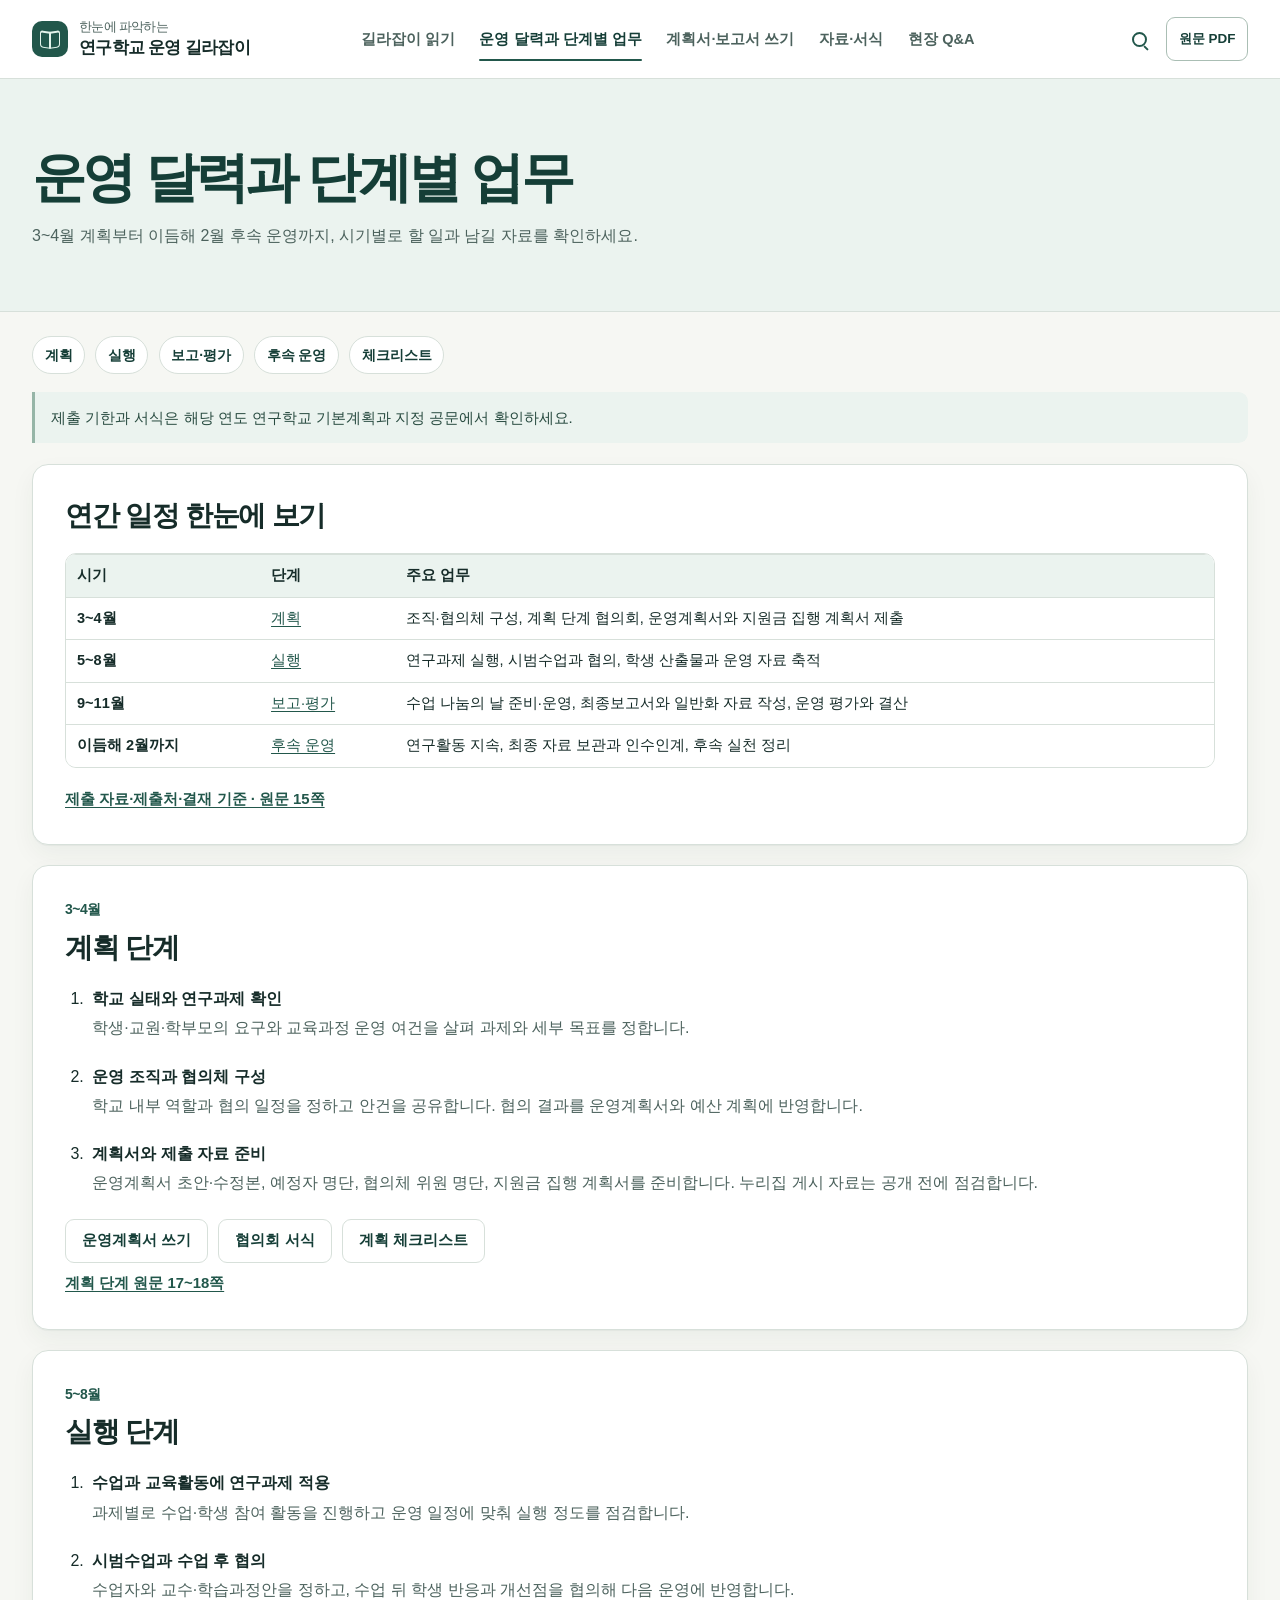
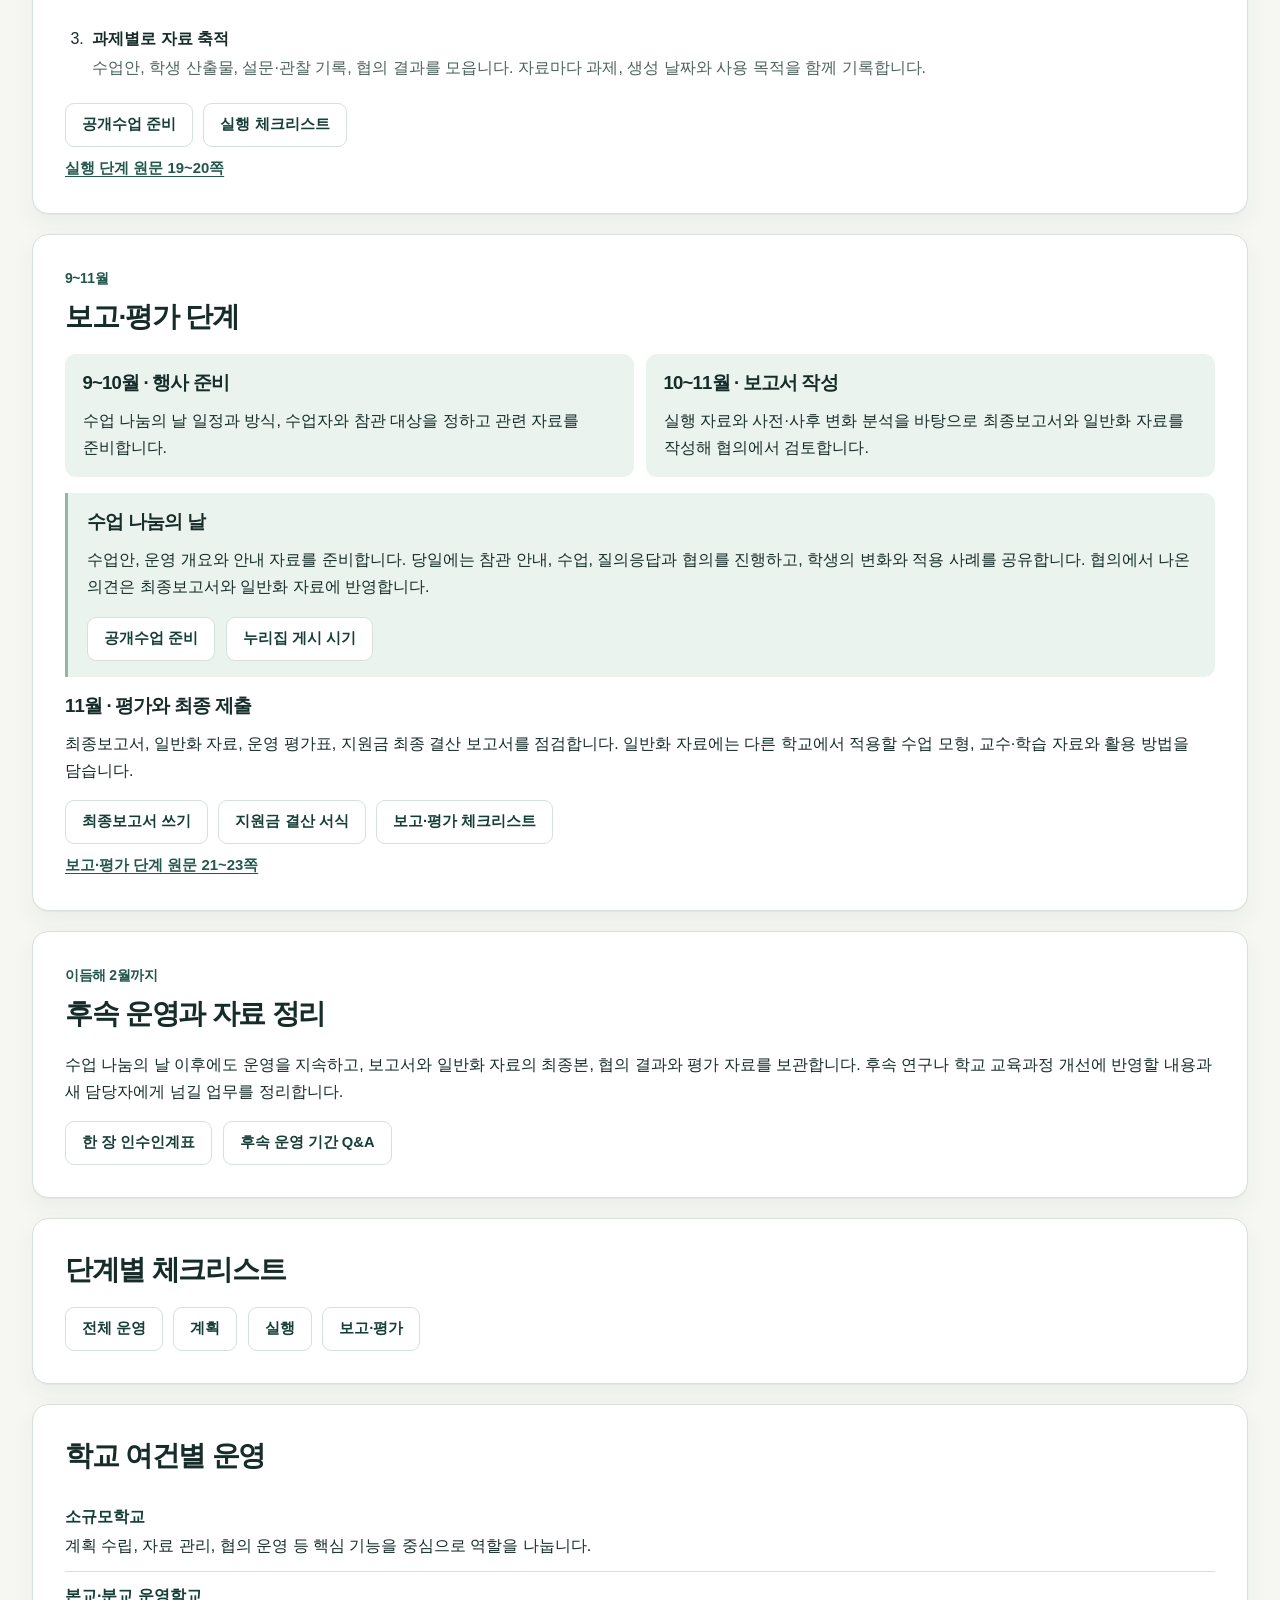
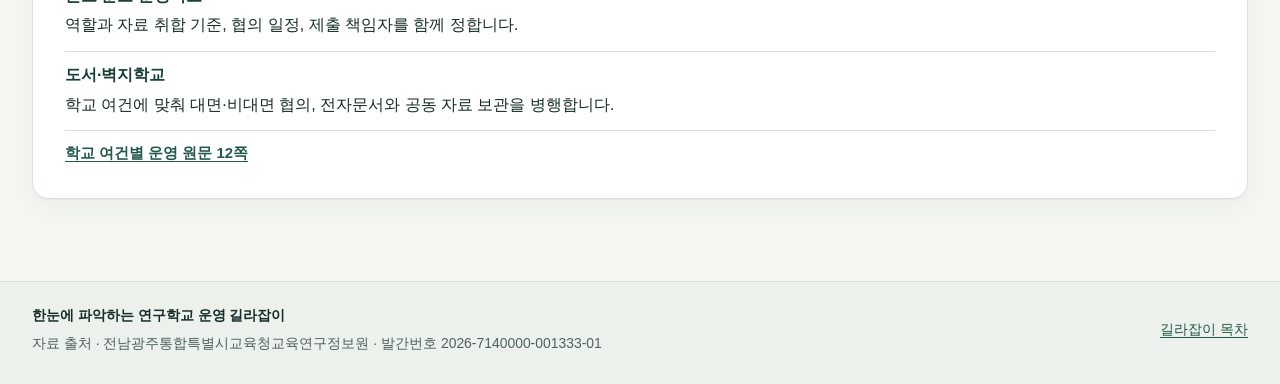
<file: docs/operations.html>
<!doctype html>
<html lang="ko">
<head>
  <meta charset="utf-8">
  <meta name="viewport" content="width=device-width, initial-scale=1">
  <meta name="description" content="연구학교의 계획과 실행, 보고·평가를 위한 실무 안내">
  <title>운영 달력과 단계별 업무 | 연구학교 운영 길라잡이</title>
  <link rel="icon" href="assets/icon.png" type="image/png">
  <link rel="stylesheet" href="assets/site.css">
  <script src="assets/site.js" defer></script>
</head>
<body class="">
  <a class="skip-link" href="#main">본문으로 바로 가기</a>
  <header class="site-header">
    <div class="shell header-inner">
      <a class="brand" href="index.html" aria-label="연구학교 운영 길라잡이 홈">
        <span class="book-mark" aria-hidden="true"></span>
        <span class="brand-wordmark"><small>한눈에 파악하는</small><strong>연구학교 운영 길라잡이</strong></span>
      </a>
      <nav class="primary-nav" aria-label="주 메뉴">
          <a href="read.html#summary">길라잡이 읽기</a>
          <a href="operations.html" aria-current="page">운영 달력과 단계별 업무</a>
          <a href="writing.html">계획서·보고서 쓰기</a>
          <a href="forms.html">자료·서식</a>
          <a href="faq.html">현장 Q&amp;A</a>
      </nav>
      <div class="header-actions">
        <a class="header-search" href="search.html" aria-label="웹진 검색"><span class="search-icon" aria-hidden="true"></span></a>
        <a class="button small outline" href="#pdf-info" data-guide-link>원문 PDF</a>
      </div>
    </div>
  </header>
  <main id="main" tabindex="-1">
    <header class="page-hero">
      <div class="shell page-hero-inner">
        <div><h1>운영 달력과 단계별 업무</h1><p>3~4월 계획부터 이듬해 2월 후속 운영까지, 시기별로 할 일과 남길 자료를 확인하세요.</p></div>
      </div>
    </header>
    <div class="shell content-shell">
      <nav class="page-jumps" aria-label="운영 단계">
        <div class="inline-links"><a href="#plan">계획</a><a href="#run">실행</a><a href="#report">보고·평가</a><a href="#follow-up">후속 운영</a><a href="#checklists">체크리스트</a></div>
      </nav>
      <p class="note">제출 기한과 서식은 해당 연도 연구학교 기본계획과 지정 공문에서 확인하세요.</p>
      <section class="content-section" data-search-title="연간 일정 한눈에 보기" id="year">
        <h2>연간 일정 한눈에 보기</h2>
        <div class="table-wrap compact-table" tabindex="0" role="region" aria-label="연간 운영 일정">
          <table>
            <caption class="sr-only">길라잡이의 연간 일정 예시</caption>
            <thead><tr><th scope="col">시기</th><th scope="col">단계</th><th scope="col">주요 업무</th></tr></thead>
            <tbody>
              <tr><th scope="row">3~4월</th><td><a href="#plan">계획</a></td><td>조직·협의체 구성, 계획 단계 협의회, 운영계획서와 지원금 집행 계획서 제출</td></tr>
              <tr><th scope="row">5~8월</th><td><a href="#run">실행</a></td><td>연구과제 실행, 시범수업과 협의, 학생 산출물과 운영 자료 축적</td></tr>
              <tr><th scope="row">9~11월</th><td><a href="#report">보고·평가</a></td><td>수업 나눔의 날 준비·운영, 최종보고서와 일반화 자료 작성, 운영 평가와 결산</td></tr>
              <tr><th scope="row">이듬해 2월까지</th><td><a href="#follow-up">후속 운영</a></td><td>연구활동 지속, 최종 자료 보관과 인수인계, 후속 실천 정리</td></tr>
            </tbody>
          </table>
        </div>
        <p><a class="source-link" href="read.html#page-15">제출 자료·제출처·결재 기준 · 원문 15쪽</a></p>
      </section>
      <section class="content-section" id="plan" data-search-title="계획 단계 · 협의체와 운영계획서">
        <p class="meta">3~4월</p>
        <h2>계획 단계</h2>
        <ol class="action-list">
          <li><strong>학교 실태와 연구과제 확인</strong><p>학생·교원·학부모의 요구와 교육과정 운영 여건을 살펴 과제와 세부 목표를 정합니다.</p></li>
          <li><strong>운영 조직과 협의체 구성</strong><p>학교 내부 역할과 협의 일정을 정하고 안건을 공유합니다. 협의 결과를 운영계획서와 예산 계획에 반영합니다.</p></li>
          <li><strong>계획서와 제출 자료 준비</strong><p>운영계획서 초안·수정본, 예정자 명단, 협의체 위원 명단, 지원금 집행 계획서를 준비합니다. 누리집 게시 자료는 공개 전에 점검합니다.</p></li>
        </ol>
        <div class="button-row">
          <a class="button secondary" href="writing.html#plan-writing">운영계획서 쓰기</a>
          <a class="button secondary" href="forms.html#form-1">협의회 서식</a>
          <a class="button secondary" href="read.html#checklist-plan">계획 체크리스트</a>
        </div>
        <p><a class="source-link" href="read.html#page-17">계획 단계 원문 17~18쪽</a></p>
      </section>
      <section class="content-section" id="run" data-search-title="실행 단계 · 시범수업과 운영 자료">
        <p class="meta">5~8월</p>
        <h2>실행 단계</h2>
        <ol class="action-list">
          <li><strong>수업과 교육활동에 연구과제 적용</strong><p>과제별로 수업·학생 참여 활동을 진행하고 운영 일정에 맞춰 실행 정도를 점검합니다.</p></li>
          <li><strong>시범수업과 수업 후 협의</strong><p>수업자와 교수·학습과정안을 정하고, 수업 뒤 학생 반응과 개선점을 협의해 다음 운영에 반영합니다.</p></li>
          <li><strong>과제별로 자료 축적</strong><p>수업안, 학생 산출물, 설문·관찰 기록, 협의 결과를 모읍니다. 자료마다 과제, 생성 날짜와 사용 목적을 함께 기록합니다.</p></li>
        </ol>
        <div class="button-row">
          <a class="button secondary" href="class.html">공개수업 준비</a>
          <a class="button secondary" href="read.html#checklist-run">실행 체크리스트</a>
        </div>
        <p><a class="source-link" href="read.html#page-19">실행 단계 원문 19~20쪽</a></p>
      </section>
      <section class="content-section" id="report" data-search-title="보고·평가 단계 · 최종보고서, 일반화 자료, 지원금 결산">
        <p class="meta">9~11월</p>
        <h2>보고·평가 단계</h2>
        <div class="two-columns">
          <div class="info-panel"><h3>9~10월 · 행사 준비</h3><p>수업 나눔의 날 일정과 방식, 수업자와 참관 대상을 정하고 관련 자료를 준비합니다.</p></div>
          <div class="info-panel"><h3>10~11월 · 보고서 작성</h3><p>실행 자료와 사전·사후 변화 분석을 바탕으로 최종보고서와 일반화 자료를 작성해 협의에서 검토합니다.</p></div>
        </div>
        <section class="inset-section" id="sharing" data-search-title="수업 나눔의 날 운영과 협의">
          <h3>수업 나눔의 날</h3>
          <p>수업안, 운영 개요와 안내 자료를 준비합니다. 당일에는 참관 안내, 수업, 질의응답과 협의를 진행하고, 학생의 변화와 적용 사례를 공유합니다. 협의에서 나온 의견은 최종보고서와 일반화 자료에 반영합니다.</p>
          <div class="button-row"><a class="button secondary" href="class.html#sharing-day">공개수업 준비</a><a class="button secondary" href="faq.html#faq-report-1">누리집 게시 시기</a></div>
        </section>
        <h3>11월 · 평가와 최종 제출</h3>
        <p>최종보고서, 일반화 자료, 운영 평가표, 지원금 최종 결산 보고서를 점검합니다. 일반화 자료에는 다른 학교에서 적용할 수업 모형, 교수·학습 자료와 활용 방법을 담습니다.</p>
        <div class="button-row"><a class="button secondary" href="writing.html#report-writing">최종보고서 쓰기</a><a class="button secondary" href="forms.html#form-3">지원금 결산 서식</a><a class="button secondary" href="read.html#checklist-report">보고·평가 체크리스트</a></div>
        <p><a class="source-link" href="read.html#page-21">보고·평가 단계 원문 21~23쪽</a></p>
      </section>
      <section class="content-section" id="follow-up" data-search-title="후속 운영과 자료 정리">
        <p class="meta">이듬해 2월까지</p>
        <h2>후속 운영과 자료 정리</h2>
        <p>수업 나눔의 날 이후에도 운영을 지속하고, 보고서와 일반화 자료의 최종본, 협의 결과와 평가 자료를 보관합니다. 후속 연구나 학교 교육과정 개선에 반영할 내용과 새 담당자에게 넘길 업무를 정리합니다.</p>
        <div class="button-row"><a class="button secondary" href="handover.html">한 장 인수인계표</a><a class="button secondary" href="faq.html#faq-report-5">후속 운영 기간 Q&A</a></div>
      </section>
      <section class="content-section" id="checklists" data-search-title="단계별 체크리스트">
        <h2>단계별 체크리스트</h2>
        <div class="button-row">
          <a class="button secondary" href="read.html#checklist-all">전체 운영</a>
          <a class="button secondary" href="read.html#checklist-plan">계획</a>
          <a class="button secondary" href="read.html#checklist-run">실행</a>
          <a class="button secondary" href="read.html#checklist-report">보고·평가</a>
        </div>
      </section>
      <section class="content-section" data-search-title="소규모학교, 분교와 도서·벽지학교에서의 운영">
        <h2>학교 여건별 운영</h2>
        <dl class="item-definitions">
          <div><dt>소규모학교</dt><dd>계획 수립, 자료 관리, 협의 운영 등 핵심 기능을 중심으로 역할을 나눕니다.</dd></div>
          <div><dt>본교·분교 운영학교</dt><dd>역할과 자료 취합 기준, 협의 일정, 제출 책임자를 함께 정합니다.</dd></div>
          <div><dt>도서·벽지학교</dt><dd>학교 여건에 맞춰 대면·비대면 협의, 전자문서와 공동 자료 보관을 병행합니다.</dd></div>
        </dl>
        <p><a class="source-link" href="read.html#page-12">학교 여건별 운영 원문 12쪽</a></p>
      </section>
    </div>

  </main>
  <footer class="site-footer">
    <div class="shell footer-inner">
      <div><strong>한눈에 파악하는 연구학교 운영 길라잡이</strong><p>자료 출처 · 전남광주통합특별시교육청교육연구정보원 · 발간번호 2026-7140000-001333-01</p></div>
      <a href="read.html#summary">길라잡이 목차</a>
    </div>
  </footer>
  <dialog id="pdf-info" class="link-dialog" aria-labelledby="pdf-info-title">
    <form method="dialog"><button class="close-button" aria-label="닫기">×</button></form>
    <h2 id="pdf-info-title">원문 PDF</h2>
    <p>원문 PDF의 공개 링크가 준비되면 이 버튼에서 전체 파일을 열 수 있습니다.</p>
    <a class="button primary" href="read.html#summary">길라잡이 본문 읽기</a>
  </dialog>
</body>
</html>
</file>
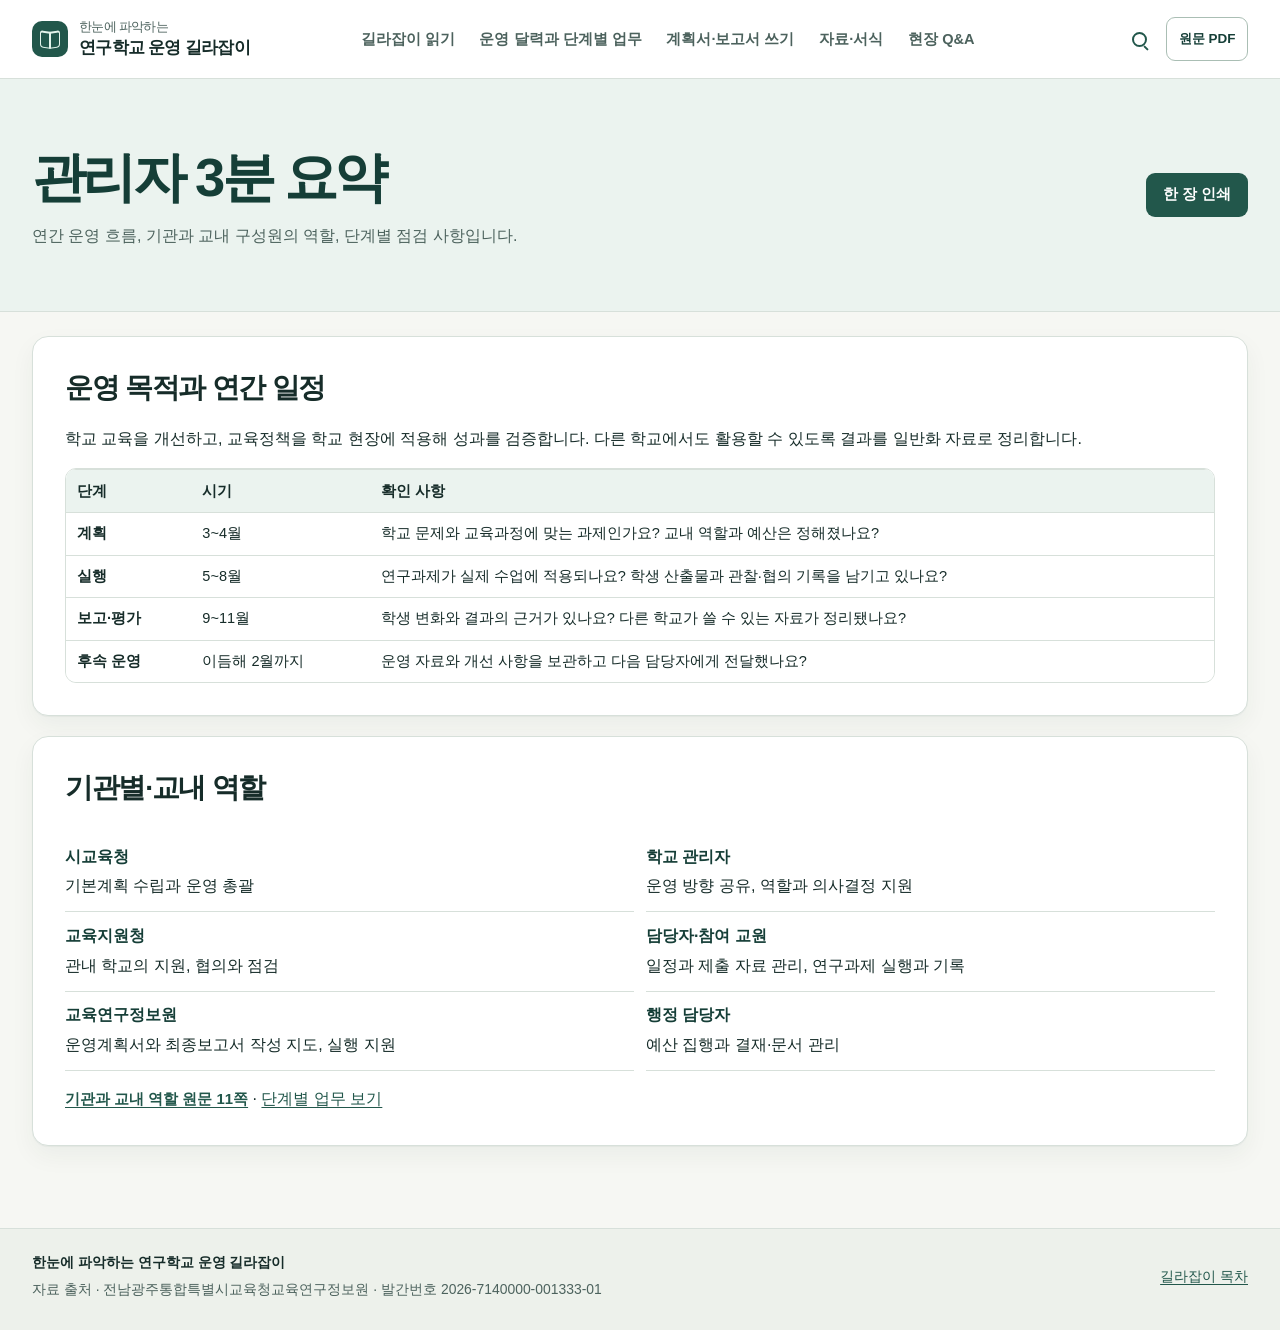
<file: docs/overview.html>
<!doctype html>
<html lang="ko">
<head>
  <meta charset="utf-8">
  <meta name="viewport" content="width=device-width, initial-scale=1">
  <meta name="description" content="연구학교의 계획과 실행, 보고·평가를 위한 실무 안내">
  <title>관리자 3분 요약 | 연구학교 운영 길라잡이</title>
  <link rel="icon" href="assets/icon.png" type="image/png">
  <link rel="stylesheet" href="assets/site.css">
  <script src="assets/site.js" defer></script>
</head>
<body class="print-ready">
  <a class="skip-link" href="#main">본문으로 바로 가기</a>
  <header class="site-header">
    <div class="shell header-inner">
      <a class="brand" href="index.html" aria-label="연구학교 운영 길라잡이 홈">
        <span class="book-mark" aria-hidden="true"></span>
        <span class="brand-wordmark"><small>한눈에 파악하는</small><strong>연구학교 운영 길라잡이</strong></span>
      </a>
      <nav class="primary-nav" aria-label="주 메뉴">
          <a href="read.html#summary">길라잡이 읽기</a>
          <a href="operations.html">운영 달력과 단계별 업무</a>
          <a href="writing.html">계획서·보고서 쓰기</a>
          <a href="forms.html">자료·서식</a>
          <a href="faq.html">현장 Q&amp;A</a>
      </nav>
      <div class="header-actions">
        <a class="header-search" href="search.html" aria-label="웹진 검색"><span class="search-icon" aria-hidden="true"></span></a>
        <a class="button small outline" href="#pdf-info" data-guide-link>원문 PDF</a>
      </div>
    </div>
  </header>
  <main id="main" tabindex="-1">
    <header class="page-hero">
      <div class="shell page-hero-inner">
        <div><h1>관리자 3분 요약</h1><p>연간 운영 흐름, 기관과 교내 구성원의 역할, 단계별 점검 사항입니다.</p></div><button class="button primary no-print" type="button" data-print>한 장 인쇄</button>
      </div>
    </header>
    <div class="shell content-shell print-content">
      <section class="content-section" data-search-title="관리자 3분 요약 · 운영 목적과 단계별 점검">
        <h2>운영 목적과 연간 일정</h2>
        <p>학교 교육을 개선하고, 교육정책을 학교 현장에 적용해 성과를 검증합니다. 다른 학교에서도 활용할 수 있도록 결과를 일반화 자료로 정리합니다.</p>
        <div class="table-wrap compact-table" tabindex="0" role="region" aria-label="관리자가 시기별로 점검할 사항">
          <table>
            <caption class="sr-only">연구학교 단계별 확인 사항</caption>
            <thead><tr><th scope="col">단계</th><th scope="col">시기</th><th scope="col">확인 사항</th></tr></thead>
            <tbody>
              <tr><th scope="row">계획</th><td>3~4월</td><td>학교 문제와 교육과정에 맞는 과제인가요? 교내 역할과 예산은 정해졌나요?</td></tr>
              <tr><th scope="row">실행</th><td>5~8월</td><td>연구과제가 실제 수업에 적용되나요? 학생 산출물과 관찰·협의 기록을 남기고 있나요?</td></tr>
              <tr><th scope="row">보고·평가</th><td>9~11월</td><td>학생 변화와 결과의 근거가 있나요? 다른 학교가 쓸 수 있는 자료가 정리됐나요?</td></tr>
              <tr><th scope="row">후속 운영</th><td>이듬해 2월까지</td><td>운영 자료와 개선 사항을 보관하고 다음 담당자에게 전달했나요?</td></tr>
            </tbody>
          </table>
        </div>
      </section>
      <section class="content-section" id="roles" data-search-title="기관별·교내 역할 한눈에 보기">
        <h2>기관별·교내 역할</h2>
        <div class="two-columns">
          <dl class="item-definitions">
            <div><dt>시교육청</dt><dd>기본계획 수립과 운영 총괄</dd></div>
            <div><dt>교육지원청</dt><dd>관내 학교의 지원, 협의와 점검</dd></div>
            <div><dt>교육연구정보원</dt><dd>운영계획서와 최종보고서 작성 지도, 실행 지원</dd></div>
          </dl>
          <dl class="item-definitions">
            <div><dt>학교 관리자</dt><dd>운영 방향 공유, 역할과 의사결정 지원</dd></div>
            <div><dt>담당자·참여 교원</dt><dd>일정과 제출 자료 관리, 연구과제 실행과 기록</dd></div>
            <div><dt>행정 담당자</dt><dd>예산 집행과 결재·문서 관리</dd></div>
          </dl>
        </div>
        <p class="no-print"><a class="source-link" href="read.html#page-11">기관과 교내 역할 원문 11쪽</a> <span aria-hidden="true">·</span> <a href="operations.html">단계별 업무 보기</a></p>
      </section>
    </div>

  </main>
  <footer class="site-footer">
    <div class="shell footer-inner">
      <div><strong>한눈에 파악하는 연구학교 운영 길라잡이</strong><p>자료 출처 · 전남광주통합특별시교육청교육연구정보원 · 발간번호 2026-7140000-001333-01</p></div>
      <a href="read.html#summary">길라잡이 목차</a>
    </div>
  </footer>
  <dialog id="pdf-info" class="link-dialog" aria-labelledby="pdf-info-title">
    <form method="dialog"><button class="close-button" aria-label="닫기">×</button></form>
    <h2 id="pdf-info-title">원문 PDF</h2>
    <p>원문 PDF의 공개 링크가 준비되면 이 버튼에서 전체 파일을 열 수 있습니다.</p>
    <a class="button primary" href="read.html#summary">길라잡이 본문 읽기</a>
  </dialog>
</body>
</html>
</file>
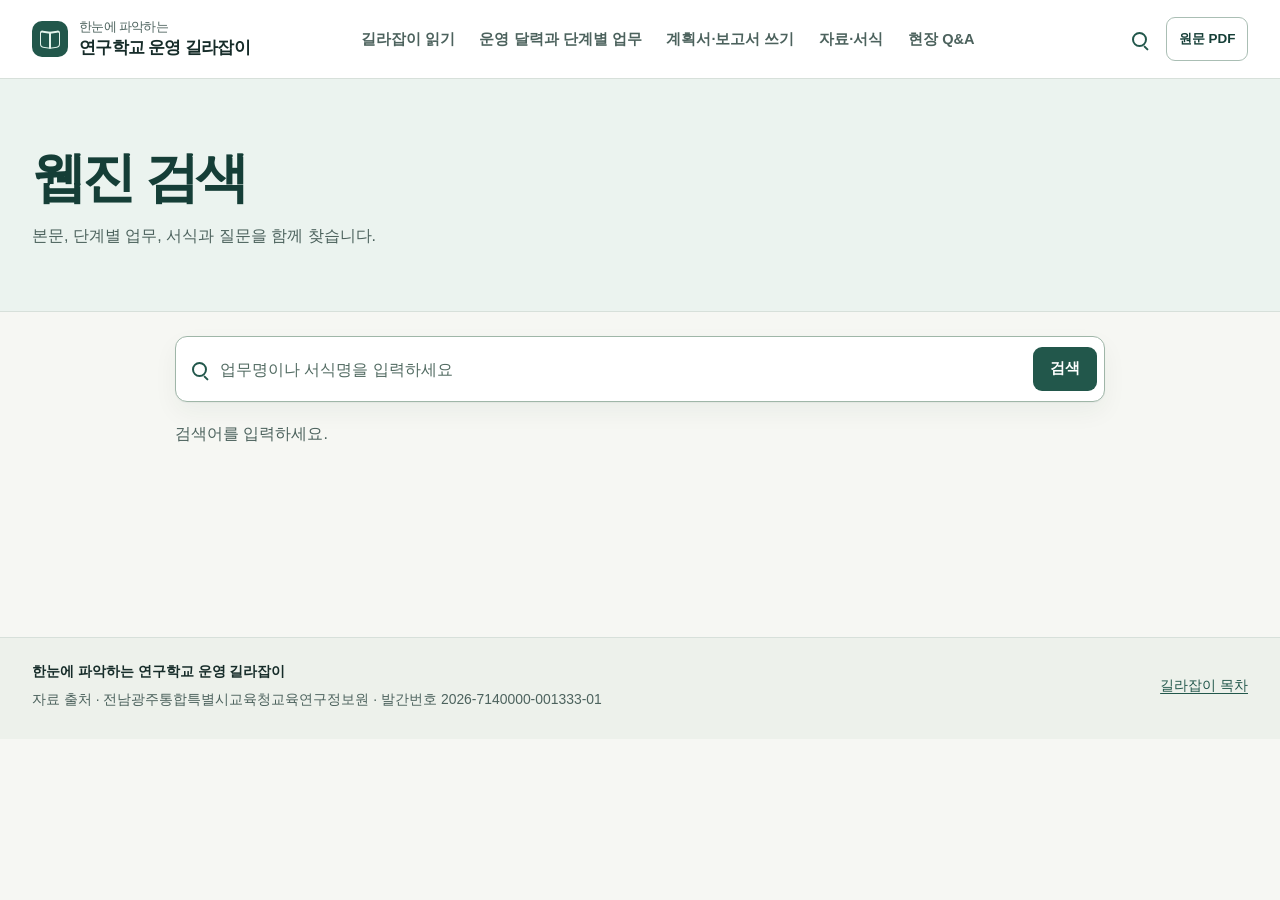
<file: docs/search.html>
<!doctype html>
<html lang="ko">
<head>
  <meta charset="utf-8">
  <meta name="viewport" content="width=device-width, initial-scale=1">
  <meta name="description" content="연구학교의 계획과 실행, 보고·평가를 위한 실무 안내">
  <title>웹진 검색 | 연구학교 운영 길라잡이</title>
  <link rel="icon" href="assets/icon.png" type="image/png">
  <link rel="stylesheet" href="assets/site.css">
  <script src="assets/site.js" defer></script>
</head>
<body class="">
  <a class="skip-link" href="#main">본문으로 바로 가기</a>
  <header class="site-header">
    <div class="shell header-inner">
      <a class="brand" href="index.html" aria-label="연구학교 운영 길라잡이 홈">
        <span class="book-mark" aria-hidden="true"></span>
        <span class="brand-wordmark"><small>한눈에 파악하는</small><strong>연구학교 운영 길라잡이</strong></span>
      </a>
      <nav class="primary-nav" aria-label="주 메뉴">
          <a href="read.html#summary">길라잡이 읽기</a>
          <a href="operations.html">운영 달력과 단계별 업무</a>
          <a href="writing.html">계획서·보고서 쓰기</a>
          <a href="forms.html">자료·서식</a>
          <a href="faq.html">현장 Q&amp;A</a>
      </nav>
      <div class="header-actions">
        <a class="header-search" href="search.html" aria-label="웹진 검색"><span class="search-icon" aria-hidden="true"></span></a>
        <a class="button small outline" href="#pdf-info" data-guide-link>원문 PDF</a>
      </div>
    </div>
  </header>
  <main id="main" tabindex="-1">
    <header class="page-hero">
      <div class="shell page-hero-inner">
        <div><h1>웹진 검색</h1><p>본문, 단계별 업무, 서식과 질문을 함께 찾습니다.</p></div>
      </div>
    </header>
    <div class="shell content-shell search-shell">
          <form class="search-form" action="search.html" method="get" role="search">
            <label class="sr-only" for="search-query">검색어</label>
            <span class="search-icon" aria-hidden="true"></span>
            <input type="search" id="search-query" name="q" value="" placeholder="업무명이나 서식명을 입력하세요" required maxlength="120">
            <button type="submit" class="button primary">검색</button>
          </form>
      <p class="search-status" id="search-status" role="status">검색어를 입력하세요.</p>
      <ol class="search-results" id="search-results"></ol>
    </div>
  </main>
  <footer class="site-footer">
    <div class="shell footer-inner">
      <div><strong>한눈에 파악하는 연구학교 운영 길라잡이</strong><p>자료 출처 · 전남광주통합특별시교육청교육연구정보원 · 발간번호 2026-7140000-001333-01</p></div>
      <a href="read.html#summary">길라잡이 목차</a>
    </div>
  </footer>
  <dialog id="pdf-info" class="link-dialog" aria-labelledby="pdf-info-title">
    <form method="dialog"><button class="close-button" aria-label="닫기">×</button></form>
    <h2 id="pdf-info-title">원문 PDF</h2>
    <p>원문 PDF의 공개 링크가 준비되면 이 버튼에서 전체 파일을 열 수 있습니다.</p>
    <a class="button primary" href="read.html#summary">길라잡이 본문 읽기</a>
  </dialog>
</body>
</html>
</file>
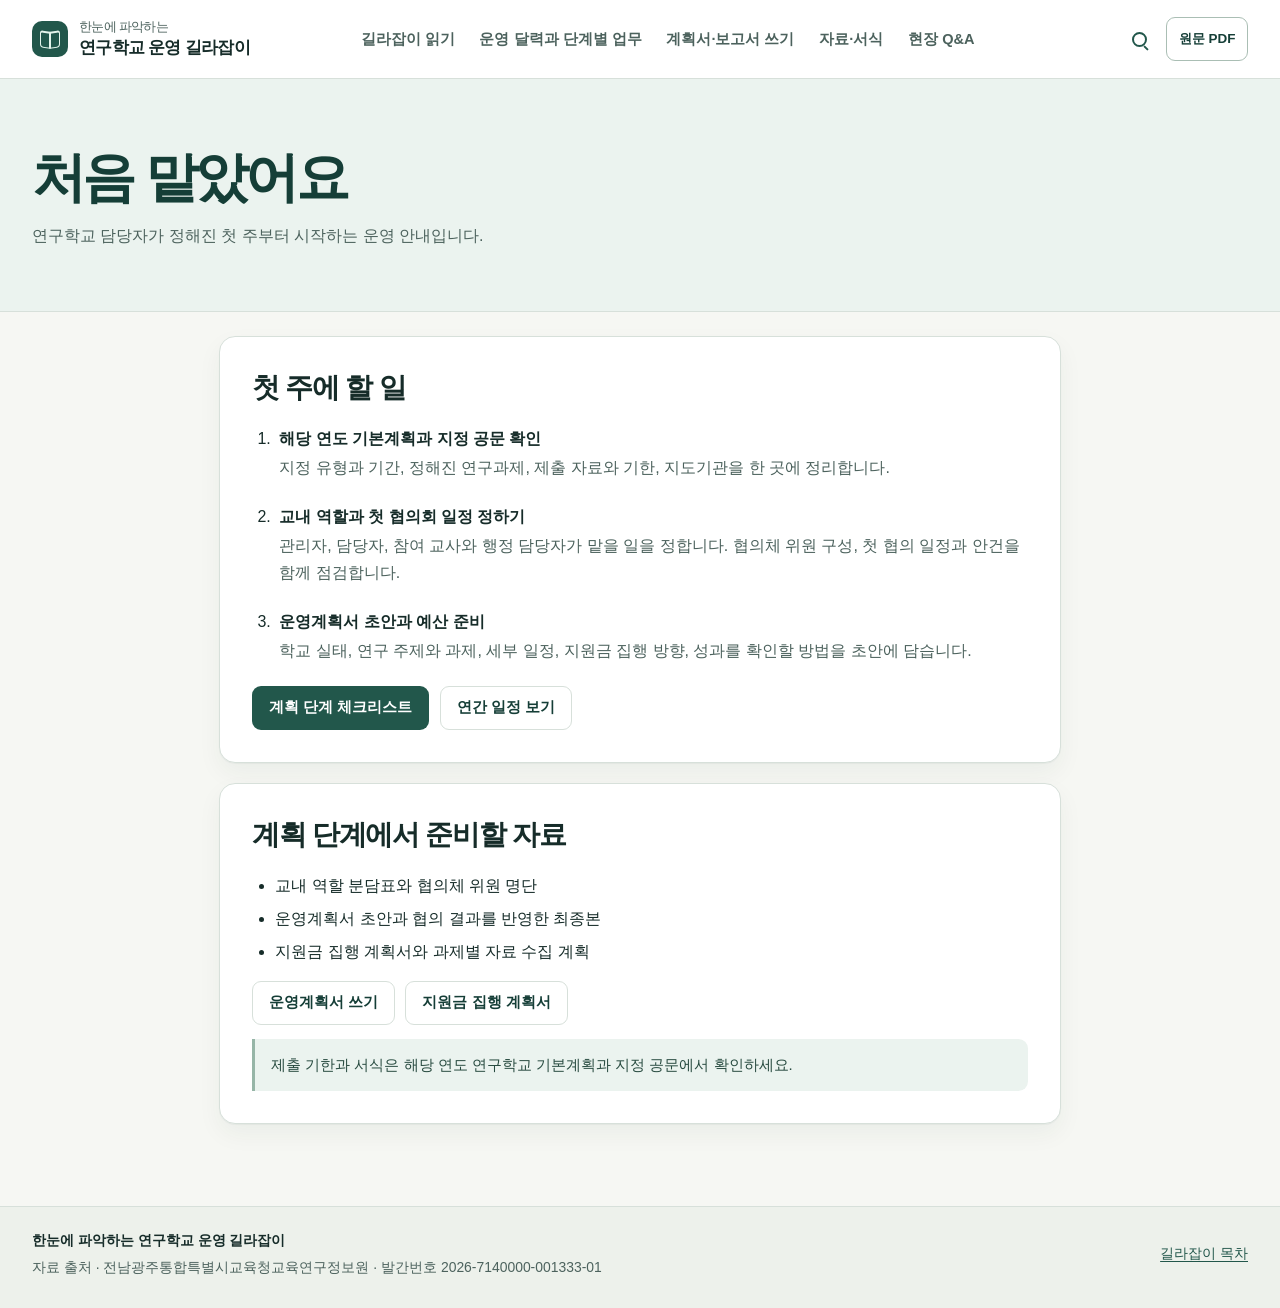
<file: docs/start.html>
<!doctype html>
<html lang="ko">
<head>
  <meta charset="utf-8">
  <meta name="viewport" content="width=device-width, initial-scale=1">
  <meta name="description" content="연구학교의 계획과 실행, 보고·평가를 위한 실무 안내">
  <title>처음 맡았어요 | 연구학교 운영 길라잡이</title>
  <link rel="icon" href="assets/icon.png" type="image/png">
  <link rel="stylesheet" href="assets/site.css">
  <script src="assets/site.js" defer></script>
</head>
<body class="">
  <a class="skip-link" href="#main">본문으로 바로 가기</a>
  <header class="site-header">
    <div class="shell header-inner">
      <a class="brand" href="index.html" aria-label="연구학교 운영 길라잡이 홈">
        <span class="book-mark" aria-hidden="true"></span>
        <span class="brand-wordmark"><small>한눈에 파악하는</small><strong>연구학교 운영 길라잡이</strong></span>
      </a>
      <nav class="primary-nav" aria-label="주 메뉴">
          <a href="read.html#summary">길라잡이 읽기</a>
          <a href="operations.html">운영 달력과 단계별 업무</a>
          <a href="writing.html">계획서·보고서 쓰기</a>
          <a href="forms.html">자료·서식</a>
          <a href="faq.html">현장 Q&amp;A</a>
      </nav>
      <div class="header-actions">
        <a class="header-search" href="search.html" aria-label="웹진 검색"><span class="search-icon" aria-hidden="true"></span></a>
        <a class="button small outline" href="#pdf-info" data-guide-link>원문 PDF</a>
      </div>
    </div>
  </header>
  <main id="main" tabindex="-1">
    <header class="page-hero">
      <div class="shell page-hero-inner">
        <div><h1>처음 맡았어요</h1><p>연구학교 담당자가 정해진 첫 주부터 시작하는 운영 안내입니다.</p></div>
      </div>
    </header>
    <div class="shell content-shell narrow-shell">
      <section class="content-section" id="first-week" data-search-title="처음 맡은 교사의 첫 주에 할 일">
        <h2>첫 주에 할 일</h2>
        <ol class="action-list">
          <li><strong>해당 연도 기본계획과 지정 공문 확인</strong><p>지정 유형과 기간, 정해진 연구과제, 제출 자료와 기한, 지도기관을 한 곳에 정리합니다.</p></li>
          <li><strong>교내 역할과 첫 협의회 일정 정하기</strong><p>관리자, 담당자, 참여 교사와 행정 담당자가 맡을 일을 정합니다. 협의체 위원 구성, 첫 협의 일정과 안건을 함께 점검합니다.</p></li>
          <li><strong>운영계획서 초안과 예산 준비</strong><p>학교 실태, 연구 주제와 과제, 세부 일정, 지원금 집행 방향, 성과를 확인할 방법을 초안에 담습니다.</p></li>
        </ol>
        <div class="button-row"><a class="button primary" href="read.html#checklist-plan">계획 단계 체크리스트</a><a class="button secondary" href="operations.html#year">연간 일정 보기</a></div>
      </section>
      <section class="content-section" data-search-title="계획 단계를 마치기 전 확인할 자료">
        <h2>계획 단계에서 준비할 자료</h2>
        <ul>
          <li>교내 역할 분담표와 협의체 위원 명단</li>
          <li>운영계획서 초안과 협의 결과를 반영한 최종본</li>
          <li>지원금 집행 계획서와 과제별 자료 수집 계획</li>
        </ul>
        <div class="button-row"><a class="button secondary" href="writing.html#plan-writing">운영계획서 쓰기</a><a class="button secondary" href="forms.html#form-2">지원금 집행 계획서</a></div>
        <p class="note">제출 기한과 서식은 해당 연도 연구학교 기본계획과 지정 공문에서 확인하세요.</p>
      </section>
    </div>

  </main>
  <footer class="site-footer">
    <div class="shell footer-inner">
      <div><strong>한눈에 파악하는 연구학교 운영 길라잡이</strong><p>자료 출처 · 전남광주통합특별시교육청교육연구정보원 · 발간번호 2026-7140000-001333-01</p></div>
      <a href="read.html#summary">길라잡이 목차</a>
    </div>
  </footer>
  <dialog id="pdf-info" class="link-dialog" aria-labelledby="pdf-info-title">
    <form method="dialog"><button class="close-button" aria-label="닫기">×</button></form>
    <h2 id="pdf-info-title">원문 PDF</h2>
    <p>원문 PDF의 공개 링크가 준비되면 이 버튼에서 전체 파일을 열 수 있습니다.</p>
    <a class="button primary" href="read.html#summary">길라잡이 본문 읽기</a>
  </dialog>
</body>
</html>
</file>
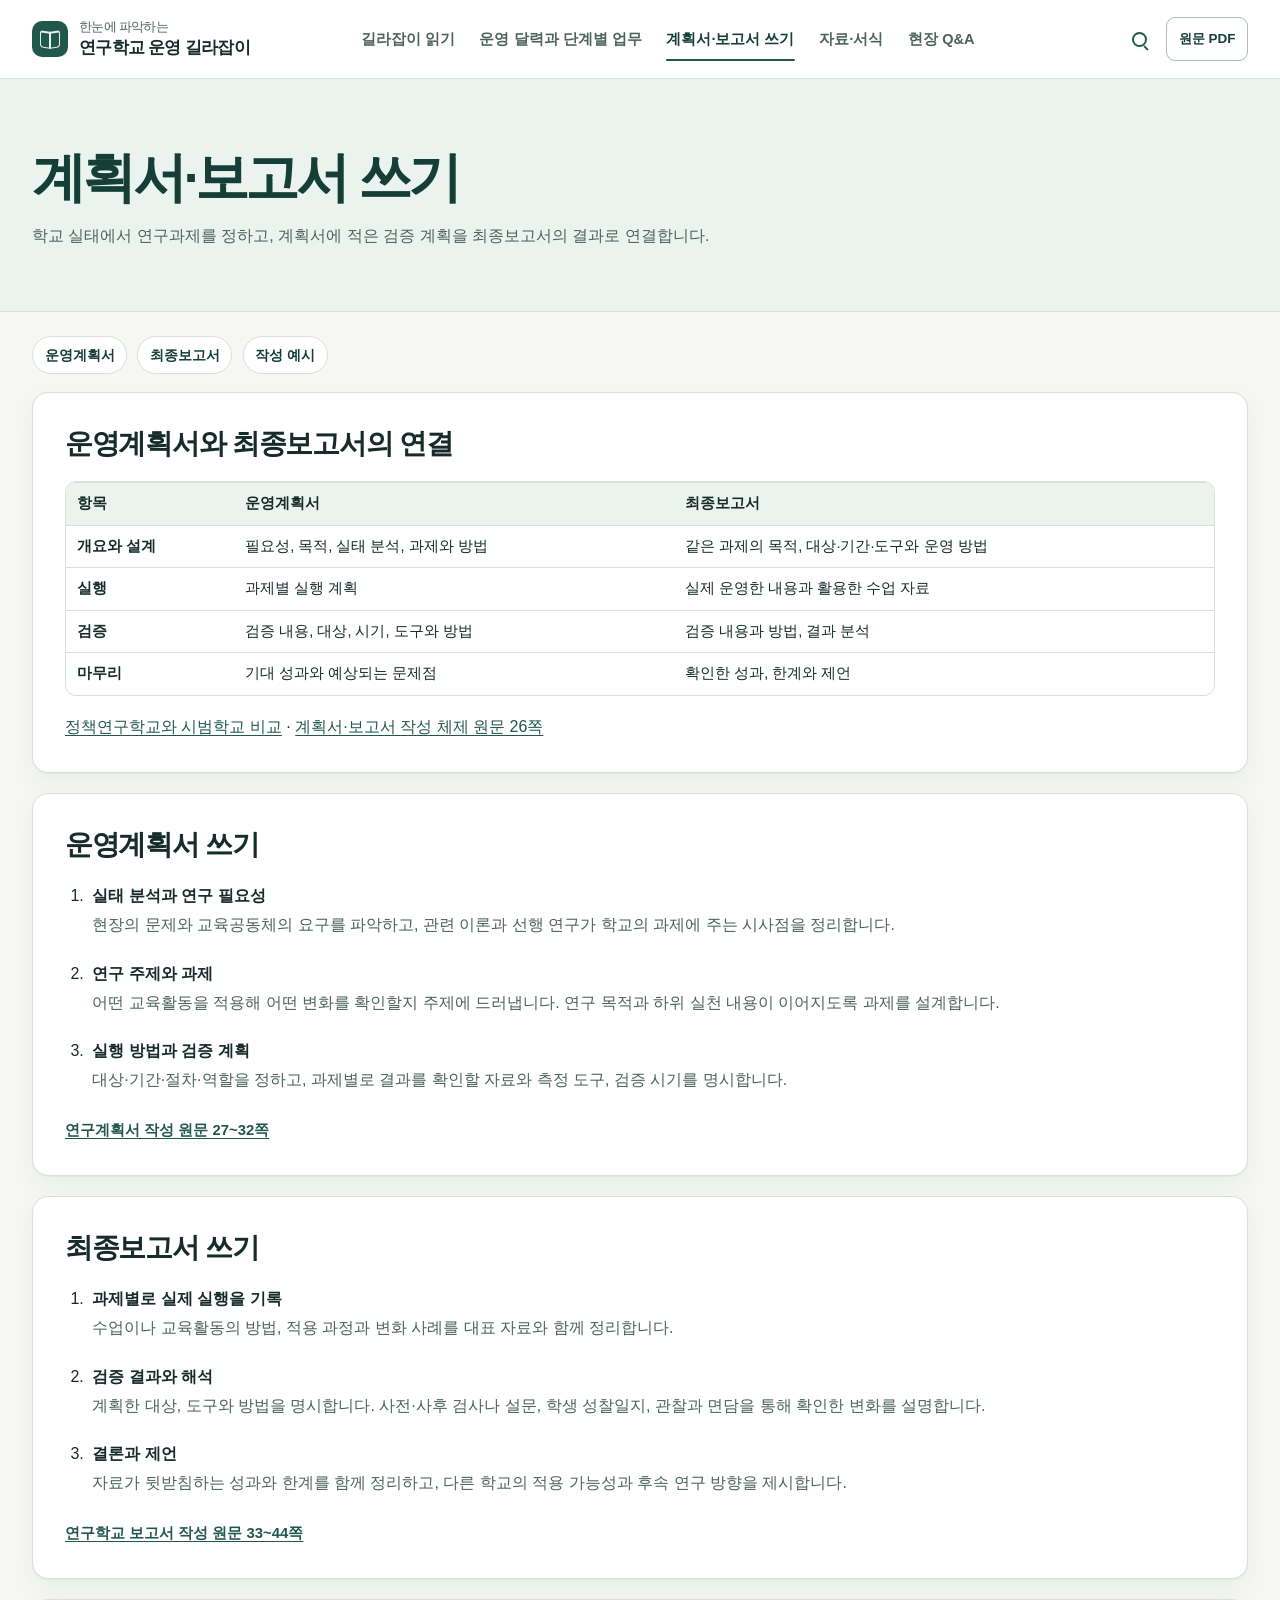
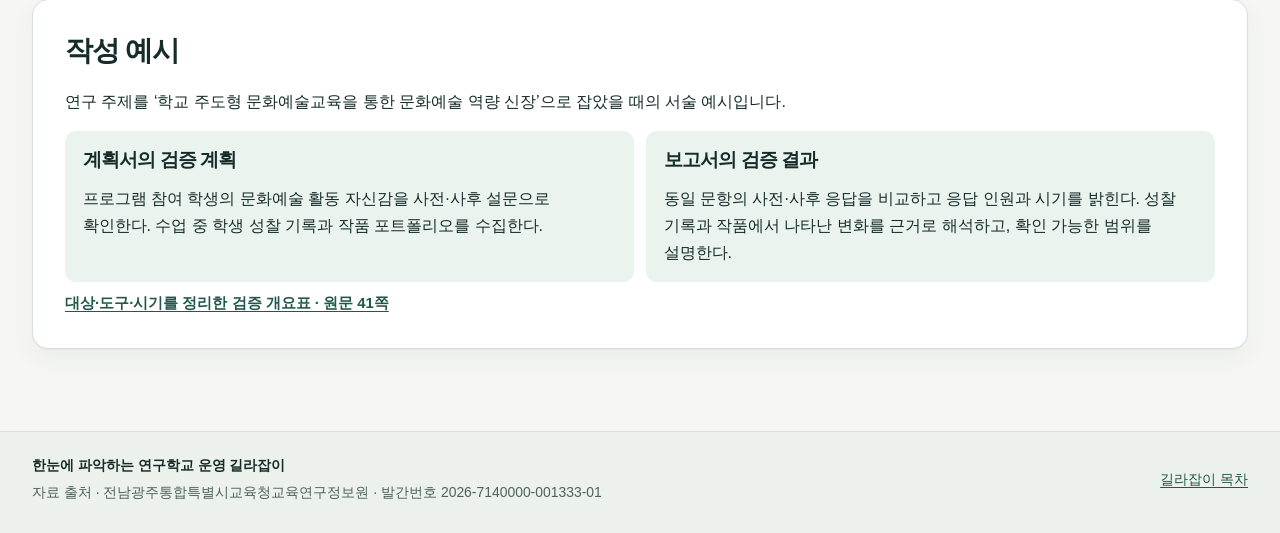
<file: docs/writing.html>
<!doctype html>
<html lang="ko">
<head>
  <meta charset="utf-8">
  <meta name="viewport" content="width=device-width, initial-scale=1">
  <meta name="description" content="연구학교의 계획과 실행, 보고·평가를 위한 실무 안내">
  <title>계획서·보고서 쓰기 | 연구학교 운영 길라잡이</title>
  <link rel="icon" href="assets/icon.png" type="image/png">
  <link rel="stylesheet" href="assets/site.css">
  <script src="assets/site.js" defer></script>
</head>
<body class="">
  <a class="skip-link" href="#main">본문으로 바로 가기</a>
  <header class="site-header">
    <div class="shell header-inner">
      <a class="brand" href="index.html" aria-label="연구학교 운영 길라잡이 홈">
        <span class="book-mark" aria-hidden="true"></span>
        <span class="brand-wordmark"><small>한눈에 파악하는</small><strong>연구학교 운영 길라잡이</strong></span>
      </a>
      <nav class="primary-nav" aria-label="주 메뉴">
          <a href="read.html#summary">길라잡이 읽기</a>
          <a href="operations.html">운영 달력과 단계별 업무</a>
          <a href="writing.html" aria-current="page">계획서·보고서 쓰기</a>
          <a href="forms.html">자료·서식</a>
          <a href="faq.html">현장 Q&amp;A</a>
      </nav>
      <div class="header-actions">
        <a class="header-search" href="search.html" aria-label="웹진 검색"><span class="search-icon" aria-hidden="true"></span></a>
        <a class="button small outline" href="#pdf-info" data-guide-link>원문 PDF</a>
      </div>
    </div>
  </header>
  <main id="main" tabindex="-1">
    <header class="page-hero">
      <div class="shell page-hero-inner">
        <div><h1>계획서·보고서 쓰기</h1><p>학교 실태에서 연구과제를 정하고, 계획서에 적은 검증 계획을 최종보고서의 결과로 연결합니다.</p></div>
      </div>
    </header>
    <div class="shell content-shell">
      <nav class="page-jumps" aria-label="문서 작성 바로가기"><div class="inline-links"><a href="#plan-writing">운영계획서</a><a href="#report-writing">최종보고서</a><a href="#writing-example">작성 예시</a></div></nav>
      <section class="content-section" data-search-title="운영계획서와 최종보고서의 목차 비교">
        <h2>운영계획서와 최종보고서의 연결</h2>
        <div class="table-wrap compact-table" tabindex="0" role="region" aria-label="계획서와 보고서 비교">
          <table>
            <caption class="sr-only">운영계획서와 최종보고서의 항목</caption>
            <thead><tr><th scope="col">항목</th><th scope="col">운영계획서</th><th scope="col">최종보고서</th></tr></thead>
            <tbody>
              <tr><th scope="row">개요와 설계</th><td>필요성, 목적, 실태 분석, 과제와 방법</td><td>같은 과제의 목적, 대상·기간·도구와 운영 방법</td></tr>
              <tr><th scope="row">실행</th><td>과제별 실행 계획</td><td>실제 운영한 내용과 활용한 수업 자료</td></tr>
              <tr><th scope="row">검증</th><td>검증 내용, 대상, 시기, 도구와 방법</td><td>검증 내용과 방법, 결과 분석</td></tr>
              <tr><th scope="row">마무리</th><td>기대 성과와 예상되는 문제점</td><td>확인한 성과, 한계와 제언</td></tr>
            </tbody>
          </table>
        </div>
        <p><a href="read.html#page-25">정책연구학교와 시범학교 비교</a> <span aria-hidden="true">·</span> <a href="read.html#page-26">계획서·보고서 작성 체제 원문 26쪽</a></p>
      </section>
      <section class="content-section" id="plan-writing" data-search-title="운영계획서 쓰기 · 실태 분석, 연구 주제와 과제, 검증 계획">
        <h2>운영계획서 쓰기</h2>
        <ol class="action-list">
          <li><strong>실태 분석과 연구 필요성</strong><p>현장의 문제와 교육공동체의 요구를 파악하고, 관련 이론과 선행 연구가 학교의 과제에 주는 시사점을 정리합니다.</p></li>
          <li><strong>연구 주제와 과제</strong><p>어떤 교육활동을 적용해 어떤 변화를 확인할지 주제에 드러냅니다. 연구 목적과 하위 실천 내용이 이어지도록 과제를 설계합니다.</p></li>
          <li><strong>실행 방법과 검증 계획</strong><p>대상·기간·절차·역할을 정하고, 과제별로 결과를 확인할 자료와 측정 도구, 검증 시기를 명시합니다.</p></li>
        </ol>
        <p><a class="source-link" href="read.html#page-27">연구계획서 작성 원문 27~32쪽</a></p>
      </section>
      <section class="content-section" id="report-writing" data-search-title="최종보고서 쓰기 · 결과 분석, 결론과 제언">
        <h2>최종보고서 쓰기</h2>
        <ol class="action-list">
          <li><strong>과제별로 실제 실행을 기록</strong><p>수업이나 교육활동의 방법, 적용 과정과 변화 사례를 대표 자료와 함께 정리합니다.</p></li>
          <li><strong>검증 결과와 해석</strong><p>계획한 대상, 도구와 방법을 명시합니다. 사전·사후 검사나 설문, 학생 성찰일지, 관찰과 면담을 통해 확인한 변화를 설명합니다.</p></li>
          <li><strong>결론과 제언</strong><p>자료가 뒷받침하는 성과와 한계를 함께 정리하고, 다른 학교의 적용 가능성과 후속 연구 방향을 제시합니다.</p></li>
        </ol>
        <p><a class="source-link" href="read.html#page-33">연구학교 보고서 작성 원문 33~44쪽</a></p>
      </section>
      <section class="content-section" id="writing-example" data-search-title="작성 예시 · 검증 계획을 검증 결과로 연결하기">
        <h2>작성 예시</h2>
        <p>연구 주제를 ‘학교 주도형 문화예술교육을 통한 문화예술 역량 신장’으로 잡았을 때의 서술 예시입니다.</p>
        <div class="two-columns">
          <article class="info-panel"><h3>계획서의 검증 계획</h3><p>프로그램 참여 학생의 문화예술 활동 자신감을 사전·사후 설문으로 확인한다. 수업 중 학생 성찰 기록과 작품 포트폴리오를 수집한다.</p></article>
          <article class="info-panel"><h3>보고서의 검증 결과</h3><p>동일 문항의 사전·사후 응답을 비교하고 응답 인원과 시기를 밝힌다. 성찰 기록과 작품에서 나타난 변화를 근거로 해석하고, 확인 가능한 범위를 설명한다.</p></article>
        </div>
        <p><a class="source-link" href="read.html#page-41">대상·도구·시기를 정리한 검증 개요표 · 원문 41쪽</a></p>
      </section>
    </div>

  </main>
  <footer class="site-footer">
    <div class="shell footer-inner">
      <div><strong>한눈에 파악하는 연구학교 운영 길라잡이</strong><p>자료 출처 · 전남광주통합특별시교육청교육연구정보원 · 발간번호 2026-7140000-001333-01</p></div>
      <a href="read.html#summary">길라잡이 목차</a>
    </div>
  </footer>
  <dialog id="pdf-info" class="link-dialog" aria-labelledby="pdf-info-title">
    <form method="dialog"><button class="close-button" aria-label="닫기">×</button></form>
    <h2 id="pdf-info-title">원문 PDF</h2>
    <p>원문 PDF의 공개 링크가 준비되면 이 버튼에서 전체 파일을 열 수 있습니다.</p>
    <a class="button primary" href="read.html#summary">길라잡이 본문 읽기</a>
  </dialog>
</body>
</html>
</file>
<file: docs/assets/site.css>
:root {
  color-scheme: light;
  --ink: #162c29;
  --muted: #4c625d;
  --green: #22574b;
  --green-deep: #153e37;
  --green-pale: #ebf3ef;
  --background: #f6f7f3;
  --paper: #fff;
  --border: #d7e0da;
  --accent: #a24c32;
  --soft-accent: #fcf0e9;
  --header-height: 78px;
  --radius: 16px;
  --shadow: 0 1px 1px rgb(17 53 45 / 4%), 0 10px 24px rgb(17 53 45 / 5%);
  font-family: "Noto Sans KR", "Noto Sans CJK KR", "Apple SD Gothic Neo", "Malgun Gothic", sans-serif;
  font-size: 100%;
}

* { box-sizing: border-box; }
html { scroll-padding-top: calc(var(--header-height) + 18px); }
body { margin: 0; background: var(--background); color: var(--ink); line-height: 1.7; word-break: keep-all; overflow-wrap: break-word; }
button, input, textarea { font: inherit; }
button, summary { cursor: pointer; }
a { color: var(--green); text-underline-offset: 3px; }
a:hover { color: var(--accent); }
[hidden] { display: none !important; }
:focus-visible { outline: 3px solid #167657; outline-offset: 3px; }
h1, h2, h3, h4 { margin: 0 0 .65em; color: var(--ink); line-height: 1.35; letter-spacing: -.045em; }
h1 { font-size: clamp(2rem, 4.6vw, 3.4rem); }
h2 { font-size: clamp(1.35rem, 2.5vw, 1.75rem); }
h3 { font-size: 1.16rem; }
h4 { font-size: 1.02rem; }
p { margin: .4em 0 1em; }
ul, ol { padding-inline-start: 1.45em; }
li + li { margin-top: .35em; }
img { max-width: 100%; height: auto; }

.shell { width: min(100% - 64px, 1232px); margin-inline: auto; }
.sr-only, .skip-link:not(:focus) { position: absolute; width: 1px; height: 1px; padding: 0; margin: -1px; overflow: hidden; clip-path: inset(50%); white-space: nowrap; border: 0; }
.skip-link { position: fixed; z-index: 10; inset: 12px auto auto 12px; padding: 8px 13px; border-radius: 8px; background: var(--paper); }
main { min-height: 62vh; }

.site-header { position: sticky; top: 0; z-index: 4; background: var(--paper); border-bottom: 1px solid var(--border); }
.header-inner { min-height: var(--header-height); display: grid; grid-template-columns: max-content minmax(0, 1fr) max-content; gap: 24px; align-items: center; }
.brand { display: inline-flex; align-items: center; gap: .7rem; color: var(--ink); text-decoration: none; white-space: nowrap; }
.brand-wordmark { display: grid; line-height: 1.4; letter-spacing: -.045em; }
.brand small { font-size: .79rem; color: var(--muted); }
.brand strong { font-size: 1.04rem; }

.book-mark {
  position: relative;
  flex: 0 0 36px;
  height: 36px;
  border-radius: 10px;
  background: var(--green);
}
.book-mark::before, .book-mark::after {
  position: absolute;
  top: 10px;
  width: 9px;
  height: 14px;
  border: 1.75px solid #e5f4eb;
  border-top-width: 2px;
  content: "";
}
.book-mark::before { left: 8px; border-radius: 3px 1px 1px 3px; transform: skewY(8deg); }
.book-mark::after { right: 8px; border-radius: 1px 3px 3px 1px; transform: skewY(-8deg); }

.primary-nav { display: flex; justify-content: center; gap: clamp(.8rem, 2vw, 1.55rem); }
.primary-nav a { position: relative; padding-block: 1rem; color: var(--muted); font-size: .91rem; font-weight: 700; text-decoration: none; white-space: nowrap; }
.primary-nav a:hover, .primary-nav a[aria-current] { color: var(--green-deep); }
.primary-nav a[aria-current]::after { position: absolute; right: 0; bottom: 6px; left: 0; height: 2px; border-radius: 2px; background: var(--green); content: ""; }
.header-actions { display: flex; align-items: center; gap: 9px; }
.header-search { display: grid; width: 36px; min-height: 44px; place-items: center; }
.search-icon { display: inline-block; position: relative; flex: none; width: 15px; height: 15px; border: 2px solid currentColor; border-radius: 50%; color: var(--green); }
.search-icon::after { position: absolute; bottom: -4px; right: -4px; width: 6px; height: 2px; transform: rotate(45deg); border-radius: 2px; background: currentColor; content: ""; }

.button { display: inline-flex; align-items: center; justify-content: center; min-height: 44px; padding: .58rem 1rem; border: 1px solid transparent; border-radius: 9px; font-weight: 700; font-size: .92rem; line-height: 1.35; text-decoration: none; }
.button.small { padding: .45rem .72rem; white-space: nowrap; font-size: .84rem; }
.button.primary { background: var(--green); color: var(--paper); }
.button.primary:hover { background: var(--green-deep); color: var(--paper); }
.button.secondary { border-color: var(--border); background: var(--paper); color: var(--green-deep); }
.button.outline { border-color: #aabeb4; background: transparent; color: var(--green-deep); }
.button.secondary:hover, .button.outline:hover { border-color: var(--green); background: var(--green-pale); color: var(--green-deep); }
.button-row, .inline-links { display: flex; flex-wrap: wrap; align-items: center; gap: .55rem .65rem; }
.meta { margin: 0 0 .45rem; color: var(--green); font-size: .87rem; font-weight: 700; letter-spacing: -.03em; }
.note { margin: .9rem 0 1.3rem; border-left: 3px solid #96b5a7; background: var(--green-pale); border-radius: 0 .6rem .6rem 0; padding: .8rem 1rem; color: #284b40; font-size: .94rem; }
.source-link { font-size: .93rem; font-weight: 650; }

.home-hero { background: #e9f1ec; border-bottom: 1px solid #d4e0d7; }
.hero-grid { display: grid; grid-template-columns: minmax(0, 1.62fr) minmax(290px, 1fr); gap: min(5vw, 68px); align-items: center; padding-block: clamp(42px, 6vw, 88px); }
.hero-main h1 { margin-bottom: 1.1rem; max-width: 26em; color: var(--green-deep); line-height: 1.18; letter-spacing: -.075em; font-size: clamp(2.25rem, 4.3vw, 3.82rem); }
.hero-main h1 span { display: block; }
.hero-main > p { margin-bottom: 1.35rem; color: var(--muted); font-size: clamp(.99rem, 1.8vw, 1.16rem); }

.search-form { display: flex; align-items: center; gap: .5rem; min-height: 60px; padding: .4rem .42rem .4rem 1rem; border: 1px solid #9fb6a8; border-radius: 12px; background: var(--paper); box-shadow: var(--shadow); }
.search-form input { min-width: 0; flex: 1; padding: .75rem .3rem; border: 0; outline: none; background: transparent; color: var(--ink); }
.search-form input:focus-visible { outline: none; }
.search-form input::placeholder { color: #526b62; }
.search-form:focus-within { outline: 2px solid #3a8468; outline-offset: 2px; }
.search-form .button { min-width: 64px; }
.quick-searches { display: flex; align-items: center; flex-wrap: wrap; gap: .25rem .6rem; margin-top: .8rem; }
.quick-searches > span { color: var(--muted); font-size: .84rem; font-weight: 750; }
.quick-searches a, .page-jumps a { display: inline-flex; align-items: center; min-height: 38px; border: 1px solid var(--border); border-radius: 999px; padding: .26rem .72rem; background: var(--paper); color: var(--green-deep); font-size: .86rem; font-weight: 650; text-decoration: none; }
.quick-searches a:hover, .page-jumps a:hover { border-color: #8aa695; background: var(--green-pale); }

.month-panel { align-self: center; border-radius: 18px; background: var(--green-deep); color: #ebf7f2; padding: clamp(21px, 3vw, 35px); }
.month-context { margin: 0 0 .25rem; color: #c1dfd0; font-size: .9rem; }
.month-panel h2 { margin: 0 0 .56rem; color: var(--paper); font-size: 1.8rem; }
.month-tasks { list-style: none; margin: 0 0 .8rem; padding: 0; }
.month-tasks li { margin: 0; border-bottom: 1px solid #477369; }
.month-tasks a { display: flex; align-items: baseline; gap: .62rem; padding-block: .52rem; color: #f4faf7; font-size: .95rem; line-height: 1.6; text-decoration: none; }
.month-tasks a:hover { color: #fff; text-decoration: underline; }
.month-tasks a::before { width: 6px; height: 6px; flex: none; border-radius: 50%; background: #badfce; content: ""; }
.month-all { display: inline-flex; align-items: center; min-height: 37px; gap: .35rem; color: #d0ebdf; font-size: .9rem; font-weight: 700; text-decoration: none; }
.month-all:hover { color: var(--paper); text-decoration: underline; }
.month-panel :focus-visible { outline-color: #c4f3d8; }

.home-main { padding-block: 30px 52px; }
.entry-grid { --entry-gap: 16px; display: grid; grid-template-columns: repeat(3,minmax(0,1fr)); gap: var(--entry-gap); }
.entry-grid--featured {
  grid-template-columns: repeat(2,minmax(0,1fr));
  width: calc((200% - var(--entry-gap)) / 3);
  margin: 0 auto var(--entry-gap);
}
.entry-card { display: flex; flex-direction: column; min-height: 175px; padding: 1.32rem 1.42rem 1rem; border: 1px solid var(--border); border-radius: var(--radius); box-shadow: var(--shadow); background: var(--paper); }
.entry-grid--featured .entry-card { border-top: 3px solid var(--green); }
.entry-card h2 { font-size: clamp(1.17rem, 2vw, 1.56rem); margin-bottom: .32rem; }
.entry-card p { flex: 1; color: var(--muted); margin: 0 0 .85rem; font-size: .92rem; }
.entry-card.start { border-top: 3px solid #438071; }
.entry-card.forms { border-top: 3px solid #996348; }
.entry-card.overview { border-top: 3px solid #628155; }
.entry-link { display: inline-flex; justify-content: space-between; align-items: center; gap: .4rem; min-height: 44px; font-weight: 750; color: var(--green-deep); text-decoration: none; }
.entry-link span, .month-all span { font-size: 1.2em; }
.entry-link:hover { text-decoration: underline; }
.home-shortcuts { display: grid; grid-template-columns: repeat(2,minmax(0,1fr)); gap: 12px; margin-top: 18px; }
.home-shortcuts a { display: flex; align-items: baseline; flex-wrap: wrap; justify-content: space-between; gap: .15rem .6rem; border: 1px solid var(--border); border-radius: 11px; padding: .8rem 1rem; background: #eef2eb; color: var(--green-deep); text-decoration: none; }
.home-shortcuts a:hover { border-color: #9ab7a7; }
.home-shortcuts span { color: var(--muted); font-size: .86rem; }

.page-hero { border-bottom: 1px solid var(--border); background: var(--green-pale); }
.page-hero-inner { display: flex; align-items: center; justify-content: space-between; flex-wrap: wrap; gap: .8rem; padding-block: clamp(29px, 5.5vw, 62px); }
.page-hero h1 { margin-bottom: .48rem; color: var(--green-deep); letter-spacing: -.065em; }
.page-hero p { max-width: 48em; margin: 0; color: var(--muted); }
.content-shell { padding-block: 24px 62px; }
.narrow-shell { max-width: 842px; }
.page-jumps { margin-bottom: 18px; }
.content-section { margin: 0 0 20px; padding: clamp(16px, 3vw, 32px); background: var(--paper); border: 1px solid var(--border); border-radius: var(--radius); box-shadow: var(--shadow); }
.content-section > :last-child { margin-bottom: 0; }
.inset-section { margin: 1rem 0; padding: 1rem 1.2rem; border-left: 3px solid #96b5a7; border-radius: 0 .65rem .65rem 0; background: var(--green-pale); }
.two-columns { display: grid; grid-template-columns: repeat(2,minmax(0,1fr)); gap: 12px; }
.info-panel { padding: 1rem 1.1rem; border-radius: 11px; background: var(--green-pale); }
.info-panel p { margin-bottom: 0; }
.action-list { display: grid; margin: 1rem 0; gap: .58rem; }
.action-list li { padding-inline-start: .25rem; }
.action-list p { margin: .12rem 0 .4rem; color: var(--muted); }
.item-definitions { margin: .5rem 0; }
.item-definitions > div { padding: .6rem 0; border-bottom: 1px solid var(--border); }
.item-definitions dt { color: var(--green-deep); font-weight: 750; }
.item-definitions dd { margin: .15rem 0; }
.content-section .button-row { margin-top: .85rem; }

.reader-layout { display: grid; grid-template-columns: 253px minmax(0,1fr); gap: 24px; align-items: start; padding-block: 27px 70px; }
.reader-toc { position: sticky; top: calc(var(--header-height) + 18px); z-index: 2; border: 1px solid var(--border); border-radius: var(--radius); background: var(--paper); box-shadow: var(--shadow); }
.toc-desktop { max-height: calc(100dvh - var(--header-height) - 40px); overflow-y: auto; padding: 16px; }
.toc-desktop h2 { margin: 0 0 10px; font-size: 1.1rem; }
.toc-mobile { display: none; }
.toc-list { margin: 0; padding: 0; list-style: none; }
.toc-list li { margin: 0; }
.toc-list a { display: grid; grid-template-columns: minmax(0, 1fr) max-content; align-items: baseline; gap: .5rem; min-height: 44px; padding: .56rem .55rem; border-radius: 8px; color: var(--muted); font-size: .92rem; line-height: 1.5; text-decoration: none; }
.toc-list small { color: inherit; font-size: .8rem; }
.toc-list a:hover, .toc-list a[aria-current] { background: var(--green-pale); color: var(--green-deep); }
.toc-list a[aria-current] { font-weight: 750; }
.reader-content { min-width: 0; }
.reader-chapter { margin-bottom: 20px; padding: clamp(17px, 3.3vw, 37px); border: 1px solid var(--border); border-radius: var(--radius); background: var(--paper); box-shadow: var(--shadow); }
.chapter-heading { padding-bottom: 10px; border-bottom: 1px solid var(--border); }
.chapter-heading h2 { font-size: clamp(1.43rem, 3.3vw, 2rem); }
.chapter-lead { color: var(--muted); }
.source-page { padding-block: 14px 20px; border-bottom: 1px solid var(--border); }
.page-number { color: var(--muted); font-weight: 700; font-size: .81rem; margin-bottom: 9px; }
.source-page h3 { margin-top: .65rem; }
.source-page h4 { margin-top: .9rem; }
.source-page p, .source-page li { line-height: 1.8; }
.source-callout { color: var(--green-deep); background: var(--green-pale); border-radius: 8px; padding: .58rem .8rem; }
.source-steps { padding: .55rem 1rem .55rem 2rem; border-radius: 11px; background: var(--green-pale); }
.source-steps li { padding: .45rem .15rem; }
.source-steps strong { display: block; }
.source-steps span { color: var(--muted); }
.chapter-pagination { display: grid; grid-template-columns: minmax(0, 1fr) minmax(0, 1fr); gap: .65rem; margin-top: 1rem; }
.chapter-pagination .button { text-align: center; }
.appendix-index li { margin-block: .42rem; }
.appendix-index small { color: var(--muted); }

.table-wrap { overflow-x: auto; border: 1px solid var(--border); border-radius: 11px; margin-block: .7rem 1.08rem; }
.table-wrap table { width: 100%; min-width: 650px; border-collapse: collapse; background: var(--paper); font-size: .91rem; line-height: 1.6; }
.table-wrap.compact-table table { min-width: 470px; }
.table-wrap caption { padding: .72rem .9rem; text-align: left; font-weight: 750; color: var(--green-deep); }
.table-wrap thead { background: var(--green-pale); }
.table-wrap th, .table-wrap td { border-top: 1px solid var(--border); padding: .57rem .69rem; vertical-align: top; text-align: left; }
.table-wrap th { font-weight: 750; }
.table-wrap th[scope="row"] { min-width: 6em; }
.table-wrap input[type="checkbox"] { width: 1.25rem; height: 1.25rem; accent-color: var(--green); }
.table-wrap tbody tr:has(input:checked) { background: #e8f5ed; }
.table-wrap[id^="checklist"] td:nth-child(3) { min-width: 16em; }

.forms-grid { display: grid; grid-template-columns: repeat(2,minmax(0,1fr)); gap: 16px; align-items: start; }
.form-card { padding: clamp(16px, 3vw, 25px); border: 1px solid var(--border); border-radius: var(--radius); background: var(--paper); box-shadow: var(--shadow); }
.form-card:target { outline: 2px solid #3b7a63; outline-offset: 2px; }
.form-card h2 { margin-bottom: .48rem; font-size: 1.25rem; }
.form-card > p:not(.meta) { color: var(--muted); }
.form-downloads { display: flex; flex-wrap: wrap; gap: .45rem; margin-bottom: .65rem; }
.form-preview summary { width: fit-content; margin: .2rem 0; min-height: 44px; padding: .48rem .7rem; border: 1px solid var(--border); border-radius: 8px; color: var(--green-deep); font-size: .9rem; font-weight: 700; }
.form-preview summary:hover { background: var(--green-pale); }
.preview-pages { margin-top: .65rem; display: grid; gap: .6rem; }
.preview-pages figure { margin: 0; }
.preview-pages img { display: block; width: 100%; height: auto; border: 1px solid var(--border); border-radius: 8px; }
.preview-pages figcaption { margin-top: .3rem; color: var(--muted); font-size: .83rem; }

.faq-item { border: 1px solid var(--border); border-radius: 10px; margin: .55rem 0; }
.faq-item[open] { border-color: #a4baad; }
.faq-item summary { padding: .8rem .95rem; color: var(--green-deep); font-weight: 750; }
.faq-item summary:hover { background: var(--green-pale); }
.faq-answer { padding: .2rem .95rem .85rem; }
.answer-lead { font-weight: 700; }
.handover-grid { display: grid; grid-template-columns: repeat(2,minmax(0,1fr)); gap: 12px; }
.handover-grid label { display: grid; gap: .3rem; color: var(--green-deep); font-weight: 700; }
textarea { width: 100%; resize: vertical; min-height: 6.2rem; border: 1px solid #aabeb4; border-radius: 8px; padding: .55rem .65rem; background: var(--paper); color: var(--ink); font-weight: 400; }
textarea::placeholder { color: var(--muted); }

.search-shell { max-width: 930px; }
.search-status { margin: 1.1rem 0; color: var(--muted); }
.search-results { margin: 0; padding: 0; list-style: none; }
.search-result { padding: 1rem 1.15rem; margin-bottom: .7rem; border: 1px solid var(--border); border-radius: 12px; background: var(--paper); }
.search-result h2 { margin: .24rem 0; font-size: 1.15rem; }
.search-result h2 a { font-weight: 750; }
.search-result p { margin: 0; color: var(--muted); font-size: .92rem; }
.search-result .meta { color: var(--green-deep); font-size: .82rem; }

.site-footer { padding-block: 22px 28px; border-top: 1px solid var(--border); color: var(--muted); background: #edf1eb; font-size: .87rem; }
.footer-inner { display: flex; justify-content: space-between; align-items: center; gap: .5rem 1.25rem; flex-wrap: wrap; }
.site-footer p { margin: .25rem 0 0; }
.site-footer strong { color: var(--ink); }
.link-dialog { max-width: min(460px, calc(100% - 30px)); border: 1px solid var(--border); border-radius: var(--radius); padding: 1.5rem; color: var(--ink); background: var(--paper); box-shadow: var(--shadow); }
.link-dialog::backdrop { background: rgb(18 45 35 / 55%); }
.link-dialog form { float: right; }
.close-button { width: 40px; min-height: 40px; border: 1px solid var(--border); border-radius: 9px; background: var(--paper); color: var(--green); font-size: 1.2rem; font-weight: 700; }

@media (max-width: 1060px) {
  :root { --header-height: 112px; }
  .shell { width: min(100% - 44px, 1232px); }
  .header-inner { grid-template-columns: 1fr max-content; row-gap: 0; grid-template-rows: 59px minmax(46px, auto); }
  .header-actions { align-self: center; }
  .primary-nav { grid-row: 2; grid-column: 1 / -1; justify-content: flex-start; min-width: 0; overflow-x: auto; scrollbar-width: thin; gap: 1.1rem; }
  .primary-nav a { padding-block: .65rem; }
  .primary-nav a[aria-current]::after { bottom: .25rem; }
}
@media (max-width: 760px) {
  :root { --header-height: 109px; }
  .shell { width: calc(100% - 32px); }
  .hero-grid, .entry-grid, .home-shortcuts, .two-columns, .forms-grid, .handover-grid { grid-template-columns: minmax(0,1fr); }
  .hero-grid { gap: 24px; padding-block: 34px; }
  .hero-main h1 { font-size: clamp(1.95rem, 6.9vw, 3rem); }
  .home-main { padding-block: 20px 35px; }
  .entry-card { min-height: auto; padding: 1rem 1.06rem .6rem; }
  .entry-card p { margin-bottom: .35rem; }
  .entry-grid { --entry-gap: 11px; }
  .entry-grid--featured { grid-template-columns: repeat(2,minmax(0,1fr)); width: 100%; }
  .home-shortcuts { gap: 8px; }
  .reader-layout { display: block; padding-block: 12px 40px; }
  .reader-toc { top: var(--header-height); margin: 0 0 12px; }
  .toc-desktop { display: none; }
  .toc-mobile { display: block; }
  .toc-mobile summary { padding: .55rem .8rem; font-weight: 750; color: var(--green-deep); }
  .toc-mobile nav { max-height: 52dvh; overflow-y: auto; padding: 0 .45rem .55rem; }
  .reader-chapter, .source-page, .table-wrap[id^="checklist"] { scroll-margin-top: 46px; }
  .reader-chapter { margin-bottom: 12px; }
  .chapter-pagination { grid-template-columns: minmax(0,1fr); }
  .chapter-pagination > span:empty { display: none; }
  .content-shell { padding-block: 18px 40px; }
  .form-card { scroll-margin-top: 2px; }
  .site-footer { padding-block: 17px 24px; }
}
@media (max-width: 600px) {
  :root { --header-height: 134px; }
  .header-inner { grid-template-rows: 59px minmax(70px, auto); }
  .primary-nav { flex-wrap: wrap; align-content: center; gap: 0 .8rem; overflow: visible; }
  .primary-nav a { padding-block: .38rem; font-size: .86rem; }
  .primary-nav a[aria-current]::after { bottom: .14rem; }
}
@media (max-width: 365px) {
  .shell { width: calc(100% - 24px); }
  .entry-grid--featured { grid-template-columns: minmax(0,1fr); }
  .brand { gap: .4rem; }
  .brand strong { font-size: .92rem; }
  .header-search { display: none; }
  .search-form { padding-left: .68rem; gap: .38rem; }
  .search-form .button { min-width: 50px; padding-inline: .6rem; }
}
@media print {
  @page { size: A4; margin: 12mm; }
  body { background: white; color: black; font-size: 10.5pt; }
  .site-header, .site-footer, .skip-link, .no-print { display: none !important; }
  .print-ready .shell { width: 100%; max-width: none; }
  .print-ready .page-hero { background: white; border-bottom: 1px solid #aaa; }
  .print-ready .page-hero-inner { display: block; padding: 0 0 4mm; }
  .print-ready .page-hero h1 { font-size: 20pt; }
  .print-ready .content-shell { padding-block: 4mm 0; }
  .print-ready .content-section { padding: 0; margin: 0 0 4mm; box-shadow: none; border: 0; }
  .print-ready h2 { font-size: 13pt; }
  .print-ready .table-wrap { overflow: visible; border-radius: 0; }
  .print-ready .table-wrap table { min-width: 0; }
  .print-ready .table-wrap th, .print-ready .table-wrap td { padding: 2mm; }
  .print-ready .two-columns, .print-ready .handover-grid { grid-template-columns: 1fr 1fr; }
  .print-ready textarea { resize: none; min-height: 27mm; }
  .print-ready textarea::placeholder { color: transparent; }
  .print-ready tr, .print-ready .handover-grid label { break-inside: avoid; }
}
</file>
